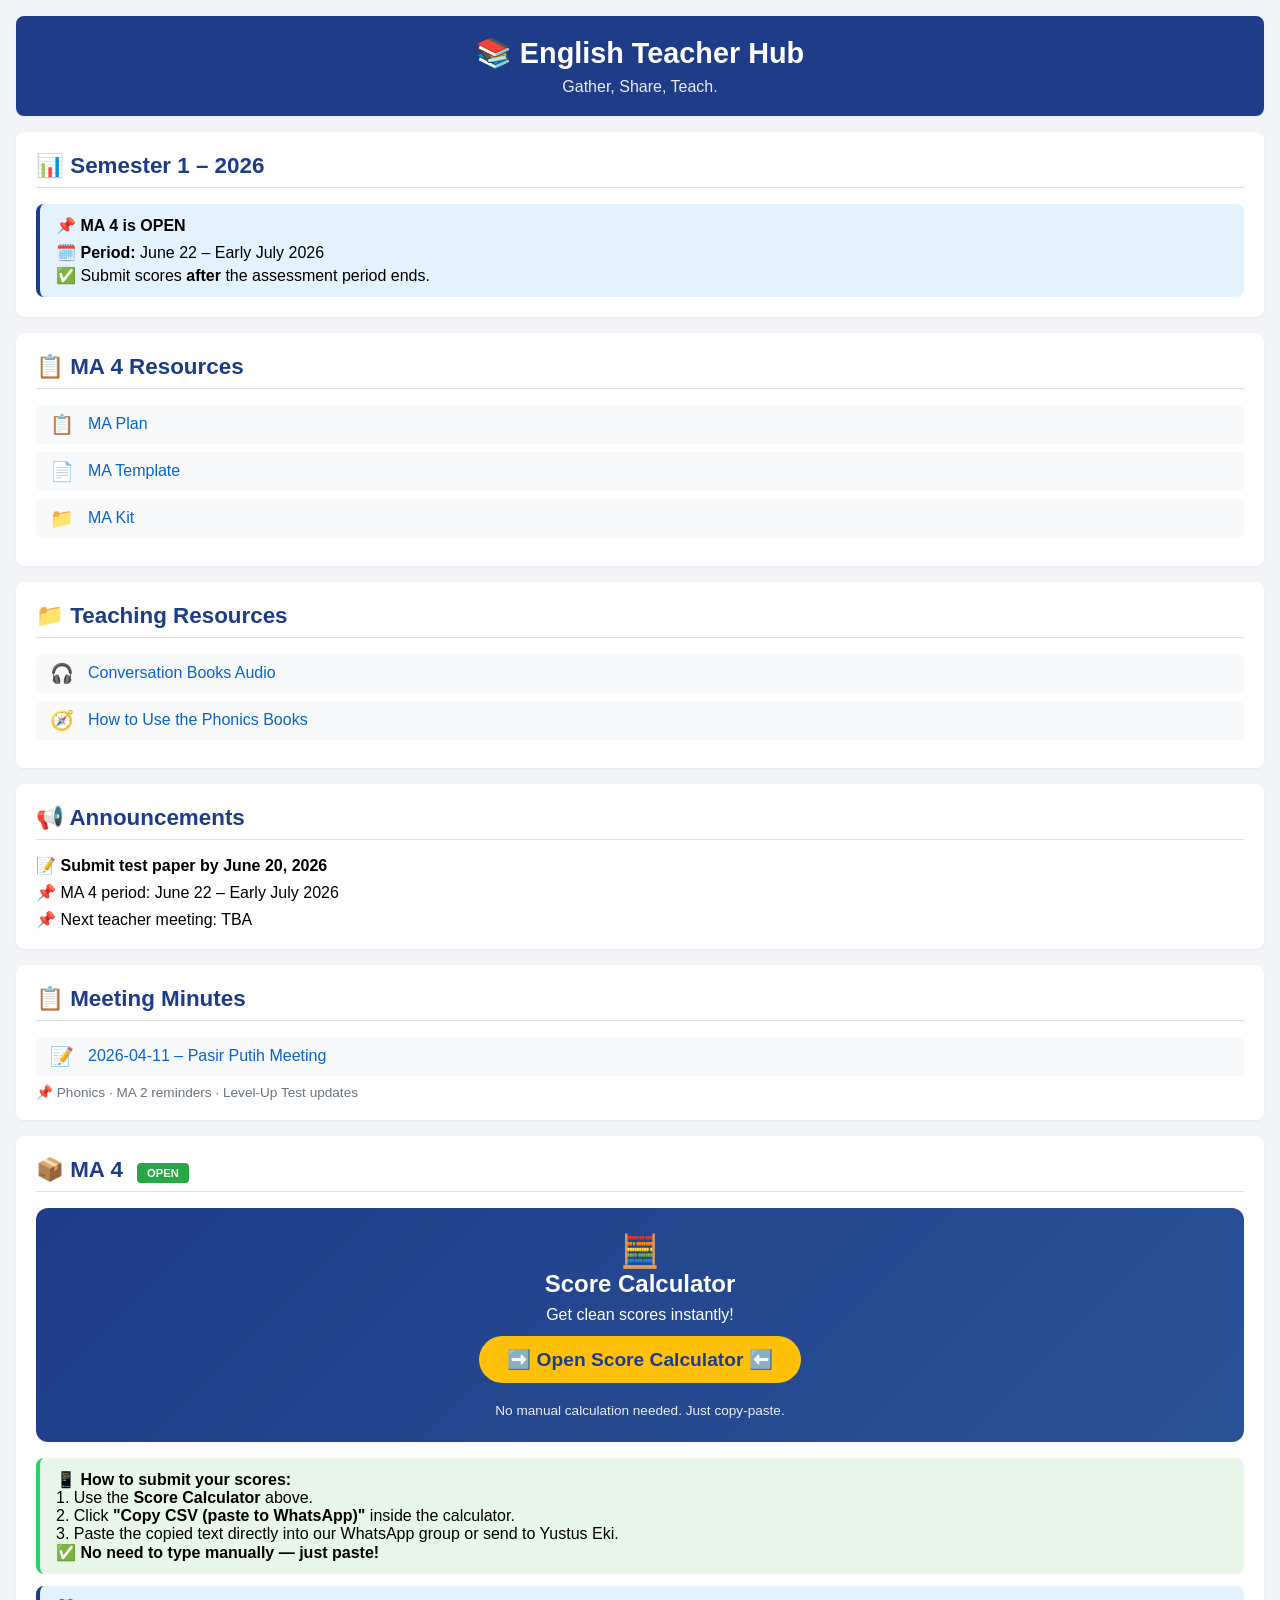
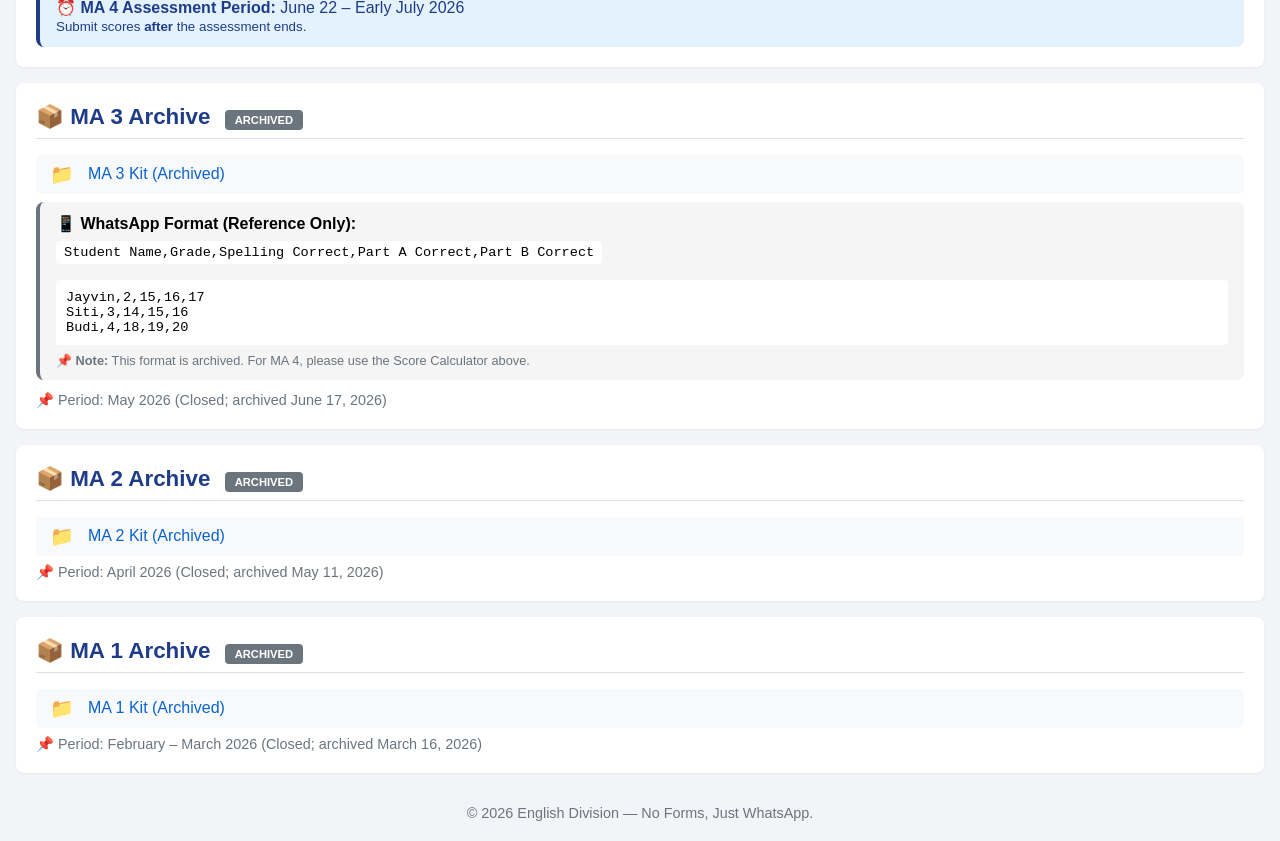
<file: index.html>
<!DOCTYPE html>
<html lang="en">
<head>
    <meta charset="UTF-8" />
    <meta name="viewport" content="width=device-width, initial-scale=1.0" />
    <title>English Teacher Hub</title>
    <style>
        * {
            margin: 0;
            padding: 0;
            box-sizing: border-box;
        }
        :root {
            --primary: #1f3c88;
            --text: #2c3e50;
            --light-bg: #f8f9fa;
            --border: #e0e0e0;
            --success: #28a745;
            --muted: #6c757d;
            --warning: #ffc107;
            --warning-bg: #fff3cd;
        }
        body {
            font-family: Arial, sans-serif;
            background: #f2f4f7;
            padding: 16px;
        }
        .card {
            background: white;
            border-radius: 8px;
            padding: 20px;
            margin-bottom: 16px;
            box-shadow: 0 1px 3px rgba(0, 0, 0, 0.05);
        }
        h1 {
            color: white;
            border: none;
            margin-bottom: 8px;
            font-size: 1.8rem;
        }
        h2 {
            color: var(--primary);
            margin-bottom: 16px;
            font-size: 1.4rem;
            border-bottom: 1px solid var(--border);
            padding-bottom: 8px;
        }
        h3 {
            color: var(--text);
            margin: 16px 0 12px;
            font-size: 1.2rem;
        }
        .badge {
            display: inline-block;
            padding: 4px 10px;
            border-radius: 4px;
            font-size: 0.7rem;
            font-weight: bold;
            margin-left: 8px;
        }
        .badge.open {
            background: #28a745;
            color: white;
        }
        .badge.archived {
            background: #6c757d;
            color: white;
        }
        .material-item {
            display: flex;
            align-items: center;
            gap: 12px;
            padding: 8px 12px;
            background: var(--light-bg);
            border-radius: 6px;
            margin: 8px 0;
        }
        .material-item span {
            font-size: 1.2rem;
            min-width: 28px;
            text-align: center;
        }
        .material-item a {
            text-decoration: none;
            color: #0b63ce;
            font-size: 1rem;
            line-height: 1.4;
            word-break: break-word;
            flex: 1;
        }
        .material-item a:hover {
            text-decoration: underline;
        }
        .info-box {
            padding: 12px 16px;
            border-radius: 8px;
            margin-top: 8px;
        }
        .info-box.blue {
            background: #e3f2fd;
            border-left: 4px solid #1f3c88;
        }
        .info-box.green {
            background: #e8f5e9;
            border-left: 4px solid #25d366;
        }
        .info-box.yellow {
            background: #fef9e6;
            border-left: 4px solid #ffc107;
        }
        .info-box.gray {
            background: #f5f5f5;
            border-left: 4px solid #6c757d;
        }
        .calculator-promo {
            background: linear-gradient(135deg, #1f3c88 0%, #2a5298 100%);
            color: white;
            border-radius: 12px;
            padding: 24px 20px;
            margin: 16px 0;
            text-align: center;
        }
        .calculator-promo h3 {
            color: white;
            margin: 0 0 8px 0;
            font-size: 1.5rem;
        }
        .calculator-promo a {
            display: inline-block;
            background: #ffc107;
            color: #1f3c88;
            font-weight: bold;
            text-decoration: none;
            font-size: 1.2rem;
            padding: 12px 28px;
            border-radius: 40px;
            margin: 12px 0;
            transition: 0.2s;
        }
        .calculator-promo a:hover {
            background: #ffda6a;
            transform: scale(1.02);
        }
        .calculator-promo small {
            display: block;
            margin-top: 8px;
            opacity: 0.9;
            font-size: 0.85rem;
        }
        code {
            background: white;
            padding: 4px 8px;
            display: inline-block;
            margin-bottom: 8px;
            font-size: 0.85rem;
            border-radius: 4px;
        }
        .mono-box {
            background: white;
            padding: 10px;
            border-radius: 4px;
            font-family: monospace;
            font-size: 0.85rem;
            margin: 8px 0;
        }
        .footer {
            text-align: center;
            color: var(--muted);
            font-size: 0.9rem;
            margin-top: 32px;
        }
        @media (max-width: 600px) {
            body {
                padding: 10px;
            }
            .card {
                padding: 16px;
            }
            h2 {
                font-size: 1.3rem;
            }
            .calculator-promo {
                padding: 16px;
            }
            .calculator-promo a {
                font-size: 1rem;
                padding: 10px 20px;
            }
        }
    </style>
</head>
<body>

    <!-- HEADER -->
    <div class="card" style="background: #1f3c88; color: white; text-align: center;">
        <h1>📚 English Teacher Hub</h1>
        <p style="opacity: 0.9;">Gather, Share, Teach.</p>
    </div>

    <!-- SEMESTER & MA 4 OPEN -->
    <div class="card">
        <h2>📊 Semester 1 – 2026</h2>
        <div class="info-box blue">
            <p style="font-weight: bold; margin-bottom: 8px;">📌 MA 4 is OPEN</p>
            <p style="margin-bottom: 4px;">🗓️ <strong>Period:</strong> June 22 – Early July 2026</p>
            <p>✅ Submit scores <strong>after</strong> the assessment period ends.</p>
        </div>
    </div>

    <!-- MA PLAN & TEMPLATE -->
    <div class="card">
        <h2>📋 MA 4 Resources</h2>
        <div class="material-item">
            <span>📋</span>
            <a href="https://juztuzeqi.github.io/KP2A-English-Teacher-Hub/ma_plan.html" target="_blank">MA Plan</a>
        </div>
        <div class="material-item">
            <span>📄</span>
            <a href="https://docs.google.com/document/d/1jEXuyrB5XA-Bobo3E1adBT5UdtOaXY2l/edit#heading=h.sxe9j36pxzj5" target="_blank">MA Template</a>
        </div>
        <div class="material-item">
            <span>📁</span>
            <a href="https://drive.google.com/drive/folders/1-jrgUI_kyDKgXz5dbzDzCCC2w5NePHTM" target="_blank">MA Kit</a>
        </div>
    </div>

    <!-- TEACHING RESOURCES -->
    <div class="card">
        <h2>📁 Teaching Resources</h2>
        <div class="material-item">
            <span>🎧</span>
            <a href="https://drive.google.com/drive/folders/1lCV6Ffe_6IgdrqqUefOIeUJZZvPUfCAo" target="_blank">Conversation Books Audio</a>
        </div>
        <div class="material-item">
            <span>🧭</span>
            <a href="https://juztuzeqi.github.io/KP2A-English-Teacher-Hub/phonicsbooksguide.html" target="_blank">How to Use the Phonics Books</a>
        </div>
    </div>

    <!-- ANNOUNCEMENTS -->
    <div class="card">
        <h2>📢 Announcements</h2>
        <p style="margin-bottom: 8px;">📝 <strong>Submit test paper by June 20, 2026</strong></p>
        <p style="margin-bottom: 8px;">📌 MA 4 period: June 22 – Early July 2026</p>
        <p style="margin-bottom: 0;">📌 Next teacher meeting: TBA</p>
    </div>

    <!-- MEETING MINUTES -->
    <div class="card">
        <h2>📋 Meeting Minutes</h2>
        <div class="material-item">
            <span>📝</span>
            <a href="https://juztuzeqi.github.io/KP2A-English-Teacher-Hub/meetings/minute_260411.html" target="_blank">2026-04-11 – Pasir Putih Meeting</a>
        </div>
        <p style="color: var(--muted); font-size: 0.85rem; margin-top: 8px;">
            📌 Phonics · MA 2 reminders · Level-Up Test updates
        </p>
    </div>

    <!-- SCORE CALCULATOR PROMO -->
    <div class="card">
        <h2>📦 MA 4 <span class="badge open">OPEN</span></h2>

        <div class="calculator-promo">
            <span style="font-size: 2rem;">🧮</span>
            <h3>Score Calculator</h3>
            <p>Get clean scores instantly!</p>
            <a href="score-calculator.html" target="_blank">➡️ Open Score Calculator ⬅️</a>
            <small>No manual calculation needed. Just copy-paste.</small>
        </div>

        <div class="info-box green">
            <strong>📱 How to submit your scores:</strong><br />
            1. Use the <strong>Score Calculator</strong> above.<br />
            2. Click <strong>"Copy CSV (paste to WhatsApp)"</strong> inside the calculator.<br />
            3. Paste the copied text directly into our WhatsApp group or send to Yustus Eki.<br />
            ✅ <strong>No need to type manually — just paste!</strong>
        </div>

        <div class="info-box blue" style="margin-top: 12px;">
            <p style="color: #1f3c88;">
                ⏰ <strong>MA 4 Assessment Period:</strong> June 22 – Early July 2026<br />
                <small>Submit scores <strong>after</strong> the assessment ends.</small>
            </p>
        </div>
    </div>

    <!-- MA 3 ARCHIVE -->
    <div class="card">
        <h2>📦 MA 3 Archive <span class="badge archived">ARCHIVED</span></h2>

        <div class="material-item">
            <span>📁</span>
            <a href="https://drive.google.com/drive/folders/1GMwTJgpCfWRUw7lkqwlnQcq1MHXGKy3X" target="_blank">MA 3 Kit (Archived)</a>
        </div>

        <div class="info-box gray">
            <p style="font-weight: bold; margin-bottom: 8px;">📱 WhatsApp Format (Reference Only):</p>
            <code>Student Name,Grade,Spelling Correct,Part A Correct,Part B Correct</code>
            <div class="mono-box">
                Jayvin,2,15,16,17<br />
                Siti,3,14,15,16<br />
                Budi,4,18,19,20
            </div>
            <p style="font-size: 0.8rem; color: #6c757d; margin-top: 4px;">
                📌 <strong>Note:</strong> This format is archived. For MA 4, please use the Score Calculator above.
            </p>
        </div>

        <p style="color: var(--muted); font-size: 0.9rem; margin-top: 12px;">
            📌 Period: May 2026 (Closed; archived June 17, 2026)
        </p>
    </div>

    <!-- MA 2 ARCHIVE -->
    <div class="card">
        <h2>📦 MA 2 Archive <span class="badge archived">ARCHIVED</span></h2>

        <div class="material-item">
            <span>📁</span>
            <a href="https://drive.google.com/drive/folders/1QwVQZbbQF1cjLEMYLAWF-jJh4QkY83Xx?usp=drive_link" target="_blank">MA 2 Kit (Archived)</a>
        </div>

        <p style="color: var(--muted); font-size: 0.9rem; margin-top: 8px;">
            📌 Period: April 2026 (Closed; archived May 11, 2026)
        </p>
    </div>

    <!-- MA 1 ARCHIVE -->
    <div class="card">
        <h2>📦 MA 1 Archive <span class="badge archived">ARCHIVED</span></h2>

        <div class="material-item">
            <span>📁</span>
            <a href="https://drive.google.com/drive/u/0/folders/16_Hkf5cLOp4wLqrvIerYV0NJLx_albtA" target="_blank">MA 1 Kit (Archived)</a>
        </div>

        <p style="color: var(--muted); font-size: 0.9rem; margin-top: 8px;">
            📌 Period: February – March 2026 (Closed; archived March 16, 2026)
        </p>
    </div>

    <!-- FOOTER -->
    <div class="footer">
        © 2026 English Division — No Forms, Just WhatsApp.
    </div>

</body>
</html>
</file>
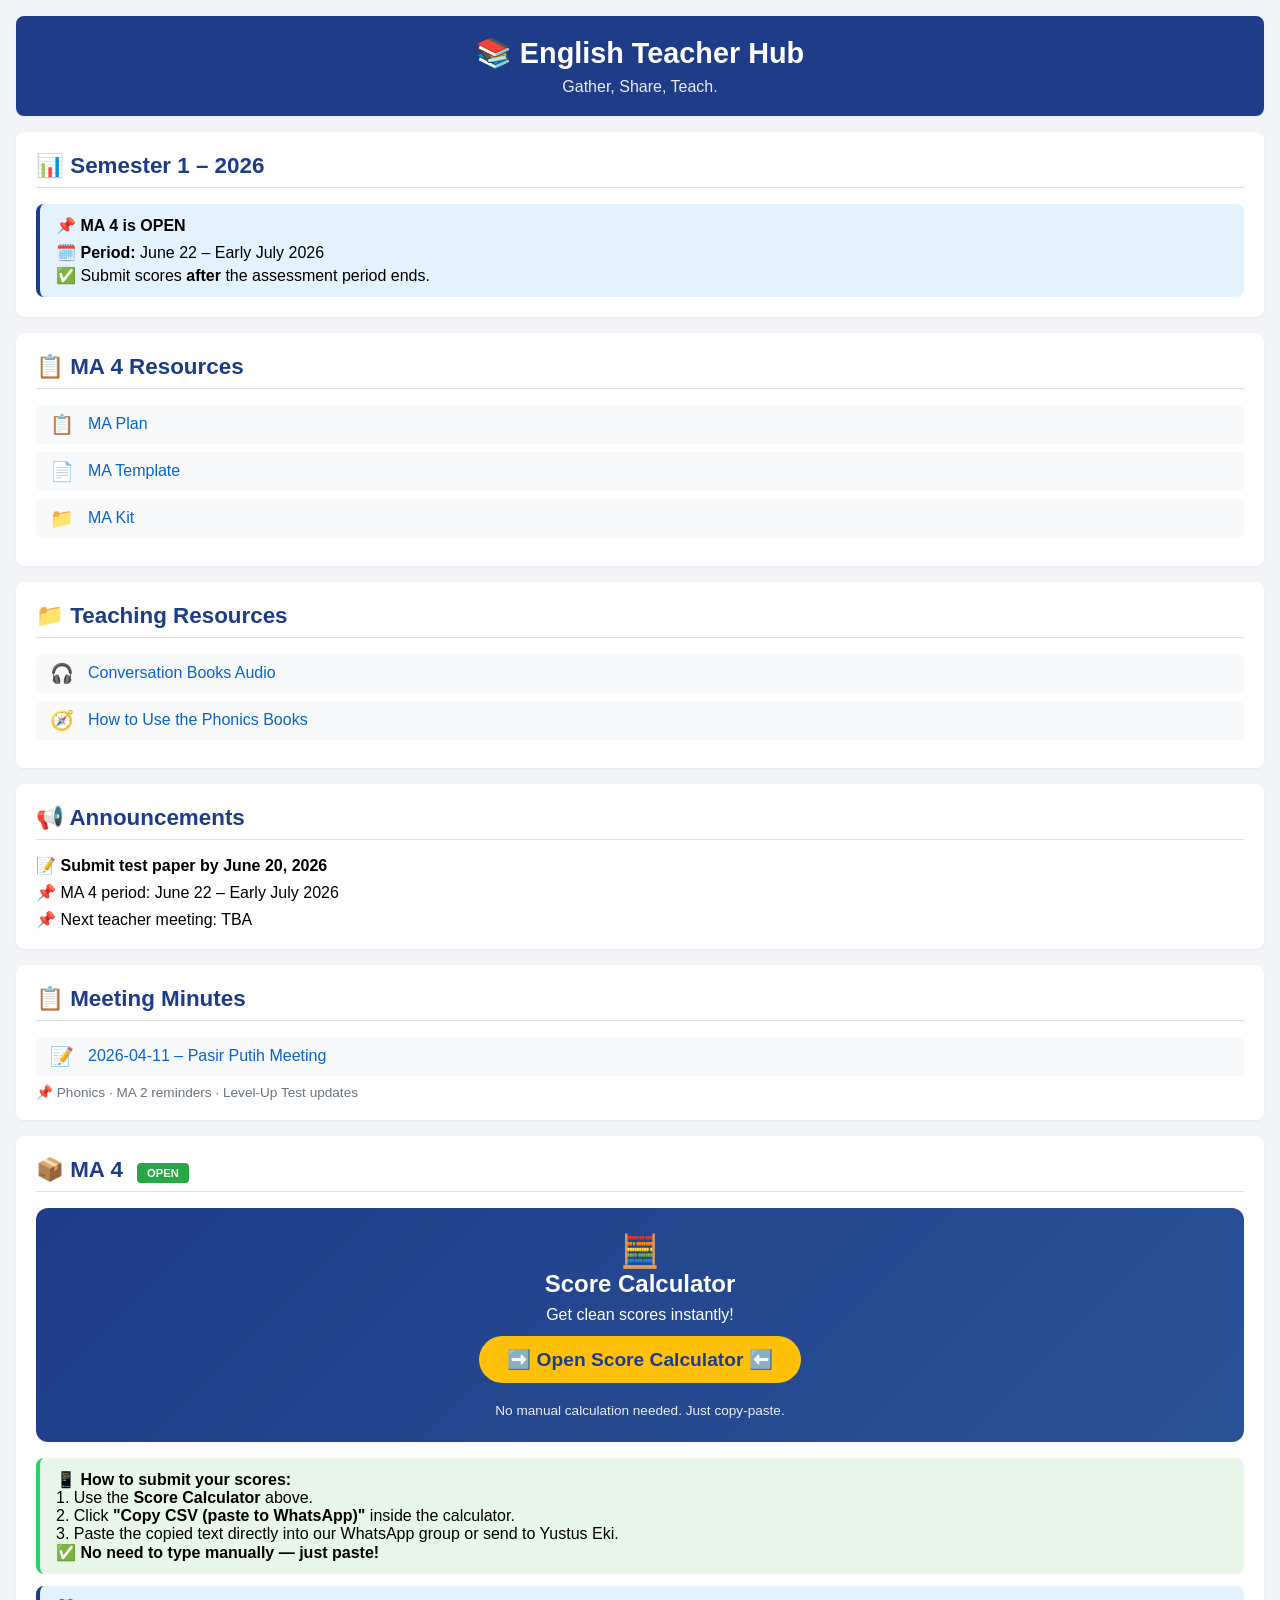
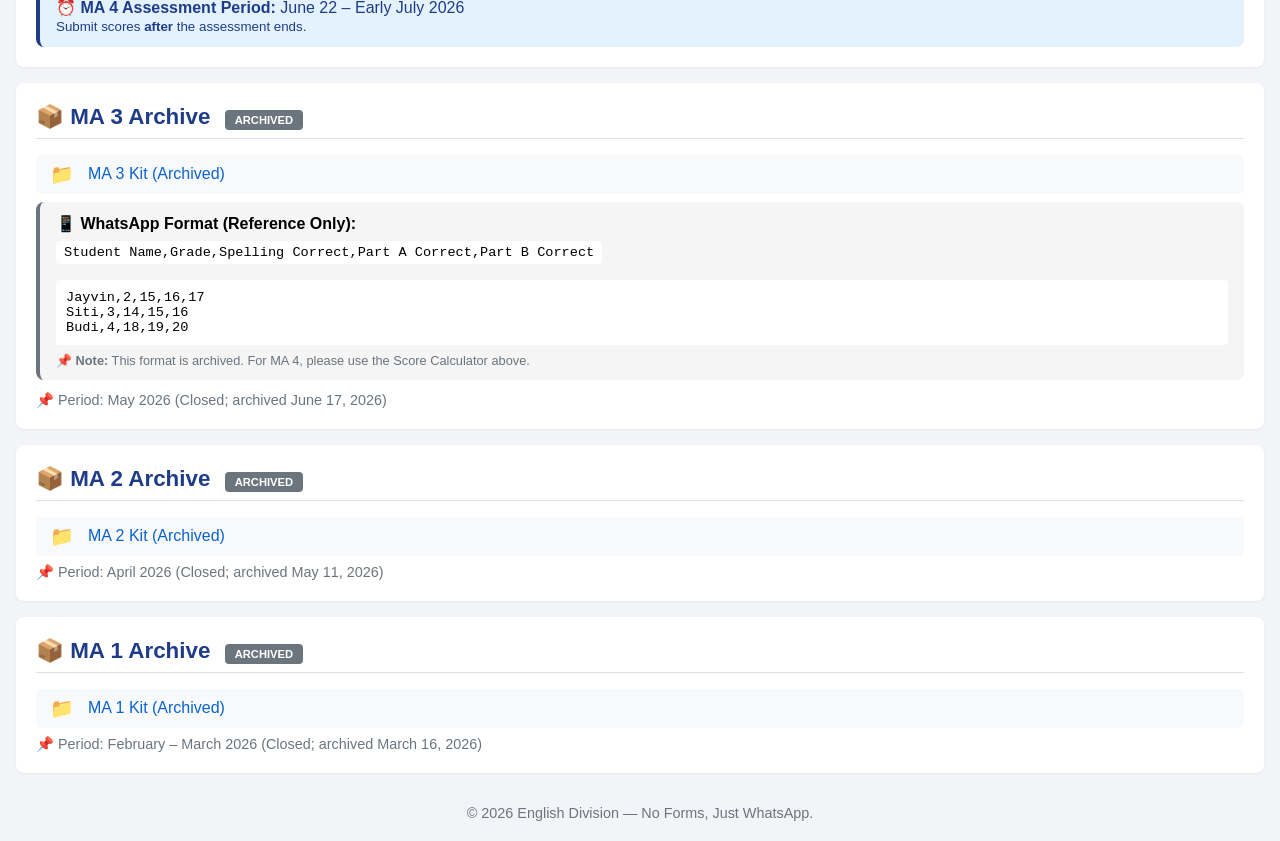
<file: go.html>
<!DOCTYPE html>
<html lang="en">
<head>
    <meta charset="UTF-8">
    <meta name="viewport" content="width=device-width, initial-scale=1.0">
    <title>Redirecting to Teacher Hub...</title>
    <meta http-equiv="refresh" content="0; url='https://juztuzeqi.github.io/KP2A-English-Teacher-Hub/'" />
    <style>
        body {
            font-family: Arial, sans-serif;
            text-align: center;
            padding: 20px;
            background: #f2f4f7;
        }
    </style>
</head>
<body>
    <p>⏰ Redirecting to English Teacher Hub...</p>
    <p><small>If not automatic, <a href="https://juztuzeqi.github.io/KP2A-English-Teacher-Hub/">click here</a>.</small></p>
</body>
</html>
</file>
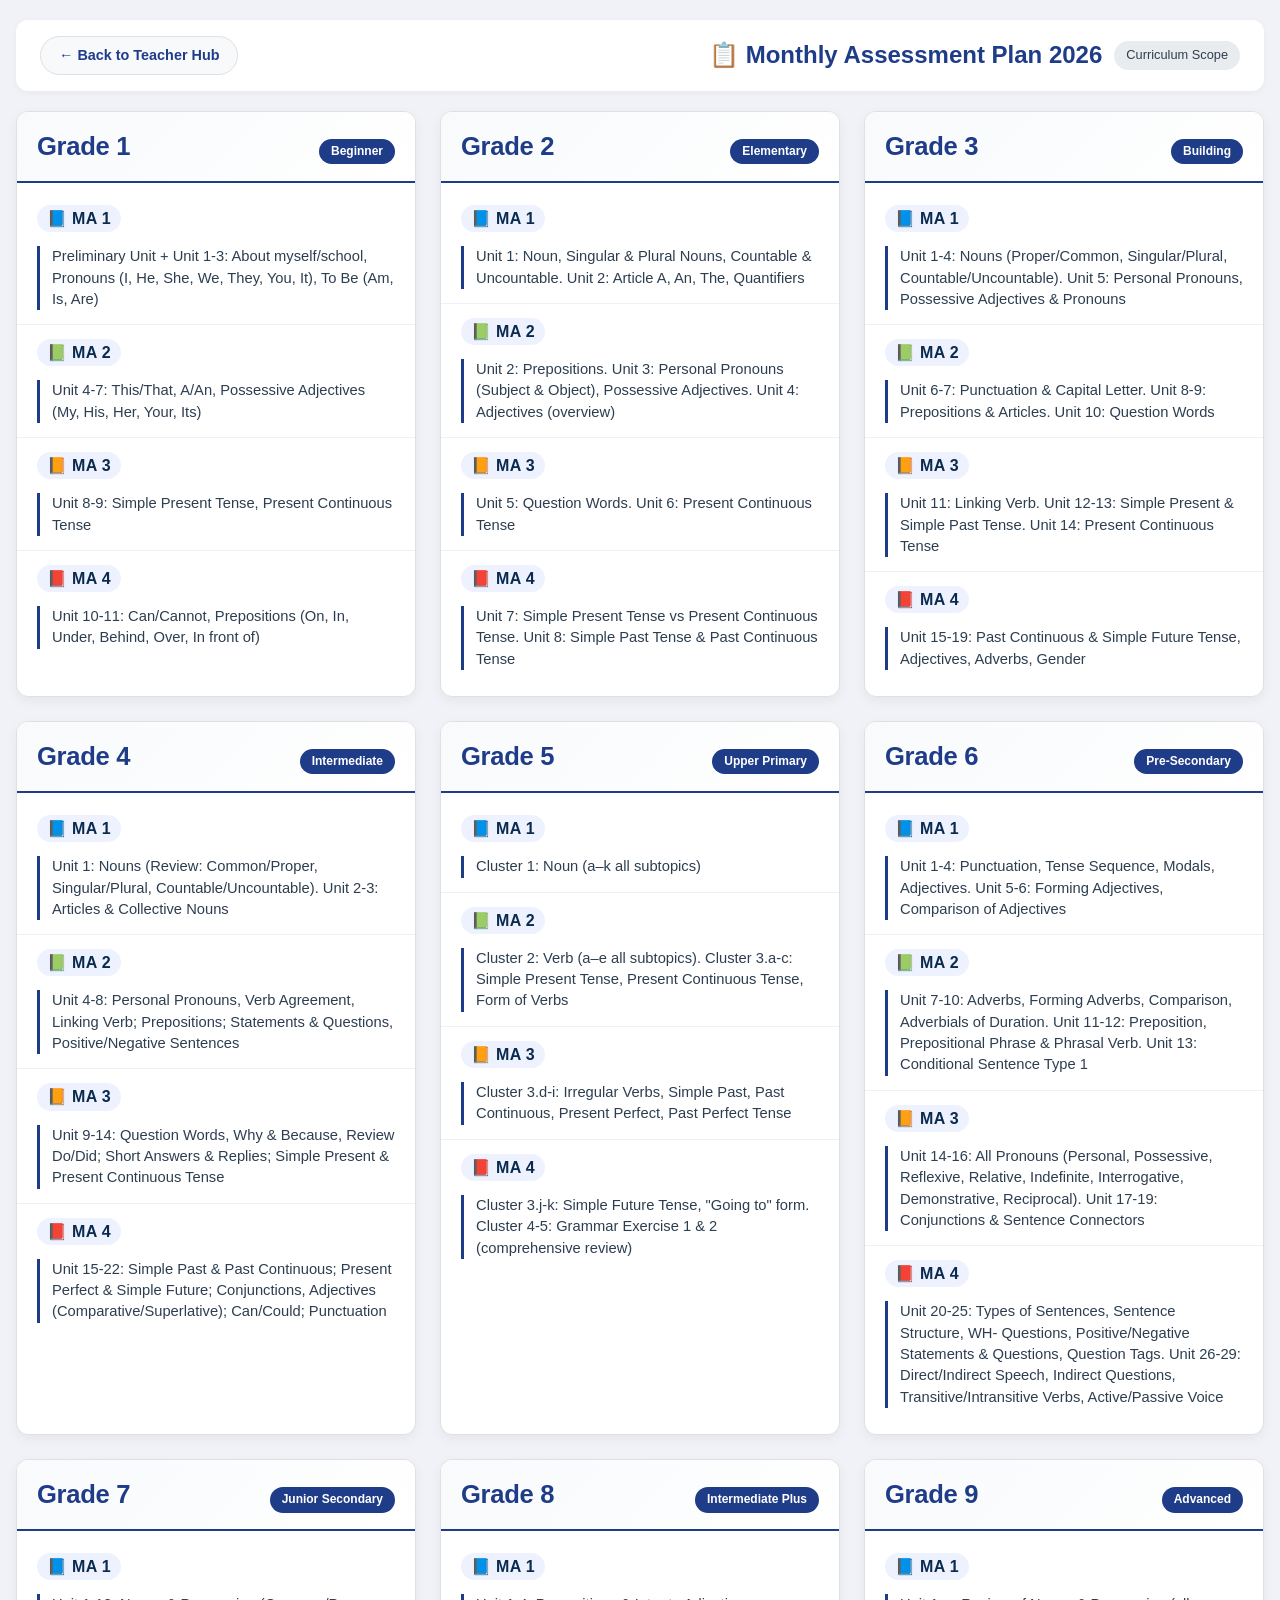
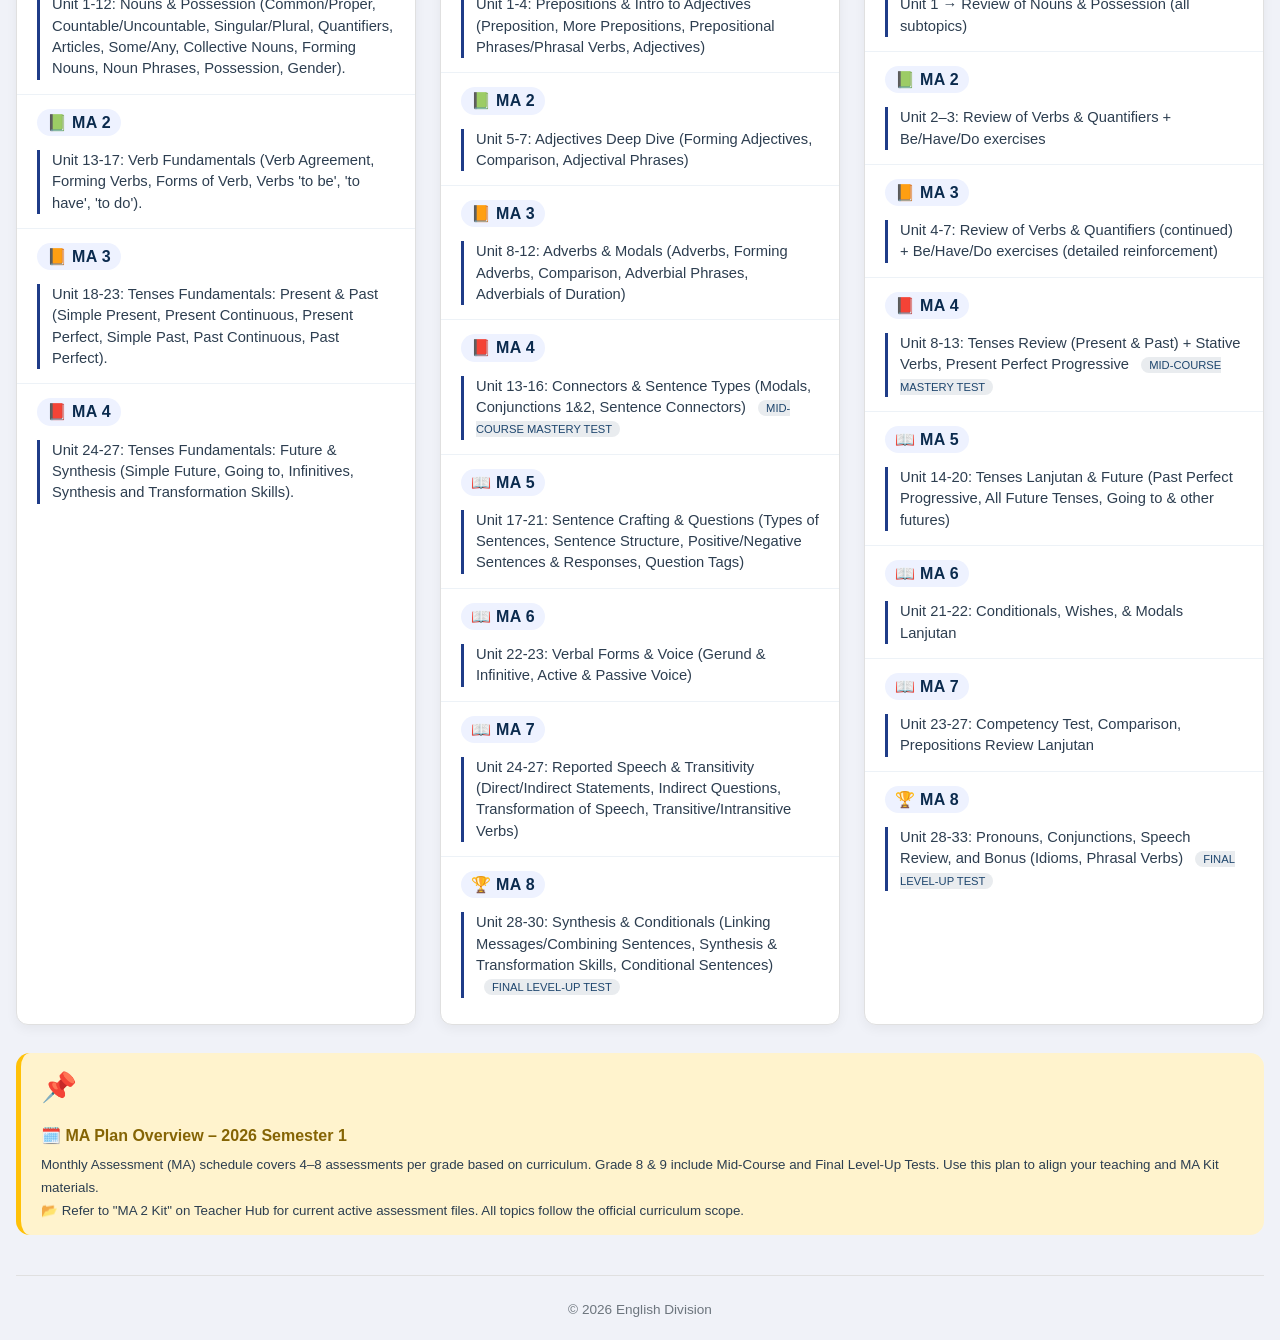
<file: ma_plan.html>
<!DOCTYPE html>
<html lang="en">
<head>
    <meta charset="UTF-8">
    <meta name="viewport" content="width=device-width, initial-scale=1.0, viewport-fit=cover">
    <title>MA Plan 2026 - English Teacher Hub</title>
    <style>
        * {
            margin: 0;
            padding: 0;
            box-sizing: border-box;
        }
        :root {
            --primary: #1f3c88;
            --primary-dark: #0f2a5e;
            --text: #2c3e50;
            --light-bg: #f8f9fa;
            --border: #e0e0e0;
            --success: #28a745;
            --muted: #6c757d;
            --warning: #ffc107;
            --warning-bg: #fff3cd;
            --grade-badge: #3498db;
            --card-radius: 12px;
        }
        body {
            font-family: 'Segoe UI', Roboto, Arial, sans-serif;
            background: #f0f2f8;
            padding: 20px 16px;
            color: var(--text);
            line-height: 1.45;
        }
        .container {
            max-width: 1280px;
            margin: 0 auto;
        }
        /* header + navigation */
        .nav-card {
            background: white;
            border-radius: var(--card-radius);
            padding: 16px 24px;
            margin-bottom: 20px;
            box-shadow: 0 2px 6px rgba(0,0,0,0.04);
            display: flex;
            flex-wrap: wrap;
            align-items: center;
            justify-content: space-between;
            gap: 12px;
        }
        .back-link {
            background: var(--light-bg);
            padding: 8px 18px;
            border-radius: 40px;
            text-decoration: none;
            color: var(--primary);
            font-weight: 600;
            font-size: 0.9rem;
            transition: all 0.2s;
            display: inline-flex;
            align-items: center;
            gap: 6px;
            border: 1px solid var(--border);
        }
        .back-link:hover {
            background: var(--primary);
            color: white;
            border-color: var(--primary);
        }
        .title-badge {
            font-size: 1.5rem;
            font-weight: 700;
            color: var(--primary);
            display: flex;
            align-items: center;
            gap: 12px;
            flex-wrap: wrap;
        }
        .title-badge h1 {
            font-size: 1.5rem;
            margin: 0;
            color: var(--primary);
        }
        .plan-badge {
            background: #e9ecef;
            padding: 5px 12px;
            border-radius: 30px;
            font-size: 0.8rem;
            font-weight: 500;
            color: #2c3e50;
        }
        /* grade grid layout */
        .grades-grid {
            display: grid;
            grid-template-columns: repeat(auto-fill, minmax(360px, 1fr));
            gap: 24px;
        }
        .grade-card {
            background: white;
            border-radius: var(--card-radius);
            box-shadow: 0 4px 12px rgba(0,0,0,0.05);
            overflow: hidden;
            transition: transform 0.1s ease;
            border: 1px solid var(--border);
        }
        .grade-header {
            background: linear-gradient(135deg, #f8fafc 0%, #ffffff 100%);
            padding: 16px 20px;
            border-bottom: 2px solid var(--primary);
            display: flex;
            align-items: baseline;
            justify-content: space-between;
            flex-wrap: wrap;
        }
        .grade-header h2 {
            font-size: 1.6rem;
            font-weight: 700;
            color: var(--primary);
            margin: 0;
            letter-spacing: -0.3px;
        }
        .grade-level {
            background: var(--primary);
            color: white;
            padding: 4px 12px;
            border-radius: 40px;
            font-size: 0.75rem;
            font-weight: 600;
        }
        .ma-list {
            padding: 8px 0 12px;
        }
        .ma-item {
            padding: 14px 20px;
            border-bottom: 1px solid #edf2f7;
            transition: background 0.1s;
        }
        .ma-item:last-child {
            border-bottom: none;
        }
        .ma-term {
            font-weight: 700;
            font-size: 1rem;
            color: #0b2b4e;
            display: inline-block;
            background: #eef2ff;
            padding: 2px 10px;
            border-radius: 20px;
            margin-bottom: 8px;
            letter-spacing: 0.3px;
        }
        .ma-term span {
            font-weight: 600;
        }
        .ma-desc {
            font-size: 0.92rem;
            line-height: 1.45;
            color: #2d3e50;
            margin-top: 6px;
            padding-left: 6px;
            border-left: 3px solid var(--primary);
            padding-left: 12px;
        }
        .topic-list {
            margin-top: 8px;
            padding-left: 18px;
            list-style-type: disc;
            color: #4a627a;
            font-size: 0.85rem;
        }
        .topic-list li {
            margin: 4px 0;
        }
        .empty-note {
            color: var(--muted);
            font-style: italic;
            font-size: 0.85rem;
            padding: 8px 20px 12px;
        }
        .info-banner {
            background: var(--warning-bg);
            border-left: 5px solid var(--warning);
            padding: 14px 20px;
            margin-top: 28px;
            border-radius: 14px;
            display: flex;
            gap: 16px;
            align-items: center;
            flex-wrap: wrap;
        }
        .info-banner-icon {
            font-size: 1.8rem;
        }
        .info-banner-text p {
            margin-bottom: 4px;
            font-weight: 600;
            color: #856404;
        }
        .footer-note {
            text-align: center;
            margin-top: 40px;
            color: var(--muted);
            font-size: 0.85rem;
            border-top: 1px solid var(--border);
            padding-top: 24px;
        }
        @media (max-width: 760px) {
            .grades-grid {
                grid-template-columns: 1fr;
            }
            .grade-header h2 {
                font-size: 1.4rem;
            }
            .nav-card {
                flex-direction: column;
                align-items: flex-start;
            }
            .ma-desc {
                font-size: 0.88rem;
            }
        }
        hr {
            margin: 8px 0;
            border-color: var(--border);
        }
        .badge-plan {
            background: #e9ecef;
            color: #1e466e;
            font-size: 0.7rem;
            padding: 2px 8px;
            border-radius: 30px;
            margin-left: 8px;
            font-weight: normal;
        }
        .tooltip-note {
            font-size: 0.75rem;
            color: var(--muted);
            margin-top: 6px;
        }
    </style>
</head>
<body>
<div class="container">
    <!-- navigation & header like main hub -->
    <div class="nav-card">
        <a href="#" class="back-link" onclick="history.back(); return false;">← Back to Teacher Hub</a>
        <div class="title-badge">
            <h1>📋 Monthly Assessment Plan 2026</h1>
            <span class="plan-badge">Curriculum Scope</span>
        </div>
        </div>
    </div>

    <!-- grid for all grades content based on PDF -->
    <div class="grades-grid">
        
        <!-- GRADE 1 -->
        <div class="grade-card">
            <div class="grade-header">
                <h2>Grade 1</h2>
                <span class="grade-level">Beginner</span>
            </div>
            <div class="ma-list">
                <div class="ma-item"><div class="ma-term">📘 MA 1</div><div class="ma-desc">Preliminary Unit + Unit 1-3: About myself/school, Pronouns (I, He, She, We, They, You, It), To Be (Am, Is, Are)</div></div>
                <div class="ma-item"><div class="ma-term">📗 MA 2</div><div class="ma-desc">Unit 4-7: This/That, A/An, Possessive Adjectives (My, His, Her, Your, Its)</div></div>
                <div class="ma-item"><div class="ma-term">📙 MA 3</div><div class="ma-desc">Unit 8-9: Simple Present Tense, Present Continuous Tense</div></div>
                <div class="ma-item"><div class="ma-term">📕 MA 4</div><div class="ma-desc">Unit 10-11: Can/Cannot, Prepositions (On, In, Under, Behind, Over, In front of)</div></div>
            </div>
        </div>
        
        <!-- GRADE 2 -->
        <div class="grade-card">
            <div class="grade-header">
                <h2>Grade 2</h2>
                <span class="grade-level">Elementary</span>
            </div>
            <div class="ma-list">
                <div class="ma-item"><div class="ma-term">📘 MA 1</div><div class="ma-desc">Unit 1: Noun, Singular & Plural Nouns, Countable & Uncountable. Unit 2: Article A, An, The, Quantifiers</div></div>
                <div class="ma-item"><div class="ma-term">📗 MA 2</div><div class="ma-desc">Unit 2: Prepositions. Unit 3: Personal Pronouns (Subject & Object), Possessive Adjectives. Unit 4: Adjectives (overview)</div></div>
                <div class="ma-item"><div class="ma-term">📙 MA 3</div><div class="ma-desc">Unit 5: Question Words. Unit 6: Present Continuous Tense</div></div>
                <div class="ma-item"><div class="ma-term">📕 MA 4</div><div class="ma-desc">Unit 7: Simple Present Tense vs Present Continuous Tense. Unit 8: Simple Past Tense & Past Continuous Tense</div></div>
            </div>
        </div>
        
        <!-- GRADE 3 (from pdf page 2) -->
        <div class="grade-card">
            <div class="grade-header">
                <h2>Grade 3</h2>
                <span class="grade-level">Building</span>
            </div>
            <div class="ma-list">
                <div class="ma-item"><div class="ma-term">📘 MA 1</div><div class="ma-desc">Unit 1-4: Nouns (Proper/Common, Singular/Plural, Countable/Uncountable). Unit 5: Personal Pronouns, Possessive Adjectives & Pronouns</div></div>
                <div class="ma-item"><div class="ma-term">📗 MA 2</div><div class="ma-desc">Unit 6-7: Punctuation & Capital Letter. Unit 8-9: Prepositions & Articles. Unit 10: Question Words</div></div>
                <div class="ma-item"><div class="ma-term">📙 MA 3</div><div class="ma-desc">Unit 11: Linking Verb. Unit 12-13: Simple Present & Simple Past Tense. Unit 14: Present Continuous Tense</div></div>
                <div class="ma-item"><div class="ma-term">📕 MA 4</div><div class="ma-desc">Unit 15-19: Past Continuous & Simple Future Tense, Adjectives, Adverbs, Gender</div></div>
            </div>
        </div>
        
        <!-- GRADE 4 -->
        <div class="grade-card">
            <div class="grade-header">
                <h2>Grade 4</h2>
                <span class="grade-level">Intermediate</span>
            </div>
            <div class="ma-list">
                <div class="ma-item"><div class="ma-term">📘 MA 1</div><div class="ma-desc">Unit 1: Nouns (Review: Common/Proper, Singular/Plural, Countable/Uncountable). Unit 2-3: Articles & Collective Nouns</div></div>
                <div class="ma-item"><div class="ma-term">📗 MA 2</div><div class="ma-desc">Unit 4-8: Personal Pronouns, Verb Agreement, Linking Verb; Prepositions; Statements & Questions, Positive/Negative Sentences</div></div>
                <div class="ma-item"><div class="ma-term">📙 MA 3</div><div class="ma-desc">Unit 9-14: Question Words, Why & Because, Review Do/Did; Short Answers & Replies; Simple Present & Present Continuous Tense</div></div>
                <div class="ma-item"><div class="ma-term">📕 MA 4</div><div class="ma-desc">Unit 15-22: Simple Past & Past Continuous; Present Perfect & Simple Future; Conjunctions, Adjectives (Comparative/Superlative); Can/Could; Punctuation</div></div>
            </div>
        </div>
        
        <!-- GRADE 5 -->
        <div class="grade-card">
            <div class="grade-header">
                <h2>Grade 5</h2>
                <span class="grade-level">Upper Primary</span>
            </div>
            <div class="ma-list">
                <div class="ma-item"><div class="ma-term">📘 MA 1</div><div class="ma-desc">Cluster 1: Noun (a–k all subtopics)</div></div>
                <div class="ma-item"><div class="ma-term">📗 MA 2</div><div class="ma-desc">Cluster 2: Verb (a–e all subtopics). Cluster 3.a-c: Simple Present Tense, Present Continuous Tense, Form of Verbs</div></div>
                <div class="ma-item"><div class="ma-term">📙 MA 3</div><div class="ma-desc">Cluster 3.d-i: Irregular Verbs, Simple Past, Past Continuous, Present Perfect, Past Perfect Tense</div></div>
                <div class="ma-item"><div class="ma-term">📕 MA 4</div><div class="ma-desc">Cluster 3.j-k: Simple Future Tense, "Going to" form. Cluster 4-5: Grammar Exercise 1 & 2 (comprehensive review)</div></div>
            </div>
        </div>
        
        <!-- GRADE 6 -->
        <div class="grade-card">
            <div class="grade-header">
                <h2>Grade 6</h2>
                <span class="grade-level">Pre-Secondary</span>
            </div>
            <div class="ma-list">
                <div class="ma-item"><div class="ma-term">📘 MA 1</div><div class="ma-desc">Unit 1-4: Punctuation, Tense Sequence, Modals, Adjectives. Unit 5-6: Forming Adjectives, Comparison of Adjectives</div></div>
                <div class="ma-item"><div class="ma-term">📗 MA 2</div><div class="ma-desc">Unit 7-10: Adverbs, Forming Adverbs, Comparison, Adverbials of Duration. Unit 11-12: Preposition, Prepositional Phrase & Phrasal Verb. Unit 13: Conditional Sentence Type 1</div></div>
                <div class="ma-item"><div class="ma-term">📙 MA 3</div><div class="ma-desc">Unit 14-16: All Pronouns (Personal, Possessive, Reflexive, Relative, Indefinite, Interrogative, Demonstrative, Reciprocal). Unit 17-19: Conjunctions & Sentence Connectors</div></div>
                <div class="ma-item"><div class="ma-term">📕 MA 4</div><div class="ma-desc">Unit 20-25: Types of Sentences, Sentence Structure, WH- Questions, Positive/Negative Statements & Questions, Question Tags. Unit 26-29: Direct/Indirect Speech, Indirect Questions, Transitive/Intransitive Verbs, Active/Passive Voice</div></div>
            </div>
        </div>
        
        <!-- GRADE 7 -->
        <div class="grade-card">
            <div class="grade-header">
                <h2>Grade 7</h2>
                <span class="grade-level">Junior Secondary</span>
            </div>
            <div class="ma-list">
                <div class="ma-item"><div class="ma-term">📘 MA 1</div><div class="ma-desc">Unit 1-12: Nouns & Possession (Common/Proper, Countable/Uncountable, Singular/Plural, Quantifiers, Articles, Some/Any, Collective Nouns, Forming Nouns, Noun Phrases, Possession, Gender).</div></div>
                <div class="ma-item"><div class="ma-term">📗 MA 2</div><div class="ma-desc">Unit 13-17: Verb Fundamentals (Verb Agreement, Forming Verbs, Forms of Verb, Verbs 'to be', 'to have', 'to do').</div></div>
                <div class="ma-item"><div class="ma-term">📙 MA 3</div><div class="ma-desc">Unit 18-23: Tenses Fundamentals: Present & Past (Simple Present, Present Continuous, Present Perfect, Simple Past, Past Continuous, Past Perfect).</div></div>
                <div class="ma-item"><div class="ma-term">📕 MA 4</div><div class="ma-desc">Unit 24-27: Tenses Fundamentals: Future & Synthesis (Simple Future, Going to, Infinitives, Synthesis and Transformation Skills).</div></div>
            </div>
        </div>
        
        <!-- GRADE 8 (with Mid-Course & Final) -->
        <div class="grade-card">
            <div class="grade-header">
                <h2>Grade 8</h2>
                <span class="grade-level">Intermediate Plus</span>
            </div>
            <div class="ma-list">
                <div class="ma-item"><div class="ma-term">📘 MA 1</div><div class="ma-desc">Unit 1-4: Prepositions & Intro to Adjectives (Preposition, More Prepositions, Prepositional Phrases/Phrasal Verbs, Adjectives)</div></div>
                <div class="ma-item"><div class="ma-term">📗 MA 2</div><div class="ma-desc">Unit 5-7: Adjectives Deep Dive (Forming Adjectives, Comparison, Adjectival Phrases)</div></div>
                <div class="ma-item"><div class="ma-term">📙 MA 3</div><div class="ma-desc">Unit 8-12: Adverbs & Modals (Adverbs, Forming Adverbs, Comparison, Adverbial Phrases, Adverbials of Duration)</div></div>
                <div class="ma-item"><div class="ma-term">📕 MA 4</div><div class="ma-desc">Unit 13-16: Connectors & Sentence Types (Modals, Conjunctions 1&2, Sentence Connectors) <span class="badge-plan">MID-COURSE MASTERY TEST</span></div></div>
                <div class="ma-item"><div class="ma-term">📖 MA 5</div><div class="ma-desc">Unit 17-21: Sentence Crafting & Questions (Types of Sentences, Sentence Structure, Positive/Negative Sentences & Responses, Question Tags)</div></div>
                <div class="ma-item"><div class="ma-term">📖 MA 6</div><div class="ma-desc">Unit 22-23: Verbal Forms & Voice (Gerund & Infinitive, Active & Passive Voice)</div></div>
                <div class="ma-item"><div class="ma-term">📖 MA 7</div><div class="ma-desc">Unit 24-27: Reported Speech & Transitivity (Direct/Indirect Statements, Indirect Questions, Transformation of Speech, Transitive/Intransitive Verbs)</div></div>
                <div class="ma-item"><div class="ma-term">🏆 MA 8</div><div class="ma-desc">Unit 28-30: Synthesis & Conditionals (Linking Messages/Combining Sentences, Synthesis & Transformation Skills, Conditional Sentences) <span class="badge-plan">FINAL LEVEL-UP TEST</span></div></div>
            </div>
        </div>
        
        <!-- GRADE 9 (with Mid & Final) -->
        <div class="grade-card">
            <div class="grade-header">
                <h2>Grade 9</h2>
                <span class="grade-level">Advanced</span>
            </div>
            <div class="ma-list">
                <div class="ma-item"><div class="ma-term">📘 MA 1</div><div class="ma-desc">Unit 1 → Review of Nouns & Possession (all subtopics)</div></div>
                <div class="ma-item"><div class="ma-term">📗 MA 2</div><div class="ma-desc">Unit 2–3: Review of Verbs & Quantifiers + Be/Have/Do exercises</div></div>
                <div class="ma-item"><div class="ma-term">📙 MA 3</div><div class="ma-desc">Unit 4-7: Review of Verbs & Quantifiers (continued) + Be/Have/Do exercises (detailed reinforcement)</div></div>
                <div class="ma-item"><div class="ma-term">📕 MA 4</div><div class="ma-desc">Unit 8-13: Tenses Review (Present & Past) + Stative Verbs, Present Perfect Progressive <span class="badge-plan">MID-COURSE MASTERY TEST</span></div></div>
                <div class="ma-item"><div class="ma-term">📖 MA 5</div><div class="ma-desc">Unit 14-20: Tenses Lanjutan & Future (Past Perfect Progressive, All Future Tenses, Going to & other futures)</div></div>
                <div class="ma-item"><div class="ma-term">📖 MA 6</div><div class="ma-desc">Unit 21-22: Conditionals, Wishes, & Modals Lanjutan</div></div>
                <div class="ma-item"><div class="ma-term">📖 MA 7</div><div class="ma-desc">Unit 23-27: Competency Test, Comparison, Prepositions Review Lanjutan</div></div>
                <div class="ma-item"><div class="ma-term">🏆 MA 8</div><div class="ma-desc">Unit 28-33: Pronouns, Conjunctions, Speech Review, and Bonus (Idioms, Phrasal Verbs) <span class="badge-plan">FINAL LEVEL-UP TEST</span></div></div>
            </div>
        </div>
    </div>
    
    <!-- Informative banner + tips aligned with MA Plan usage -->
    <div class="info-banner">
        <div class="info-banner-icon">📌</div>
        <div class="info-banner-text">
            <p>🗓️ MA Plan Overview – 2026 Semester 1 </p>
            <small>Monthly Assessment (MA) schedule covers 4–8 assessments per grade based on curriculum. Grade 8 & 9 include Mid-Course and Final Level-Up Tests. Use this plan to align your teaching and MA Kit materials. <br>📂 Refer to "MA 2 Kit" on Teacher Hub for current active assessment files. All topics follow the official curriculum scope.</small>
        </div>
    </div>
        
    <!-- footer consistent with index.html -->
    <div class="footer-note">
        © 2026 English Division
    </div>
</div>
</body>
</html>
</file>
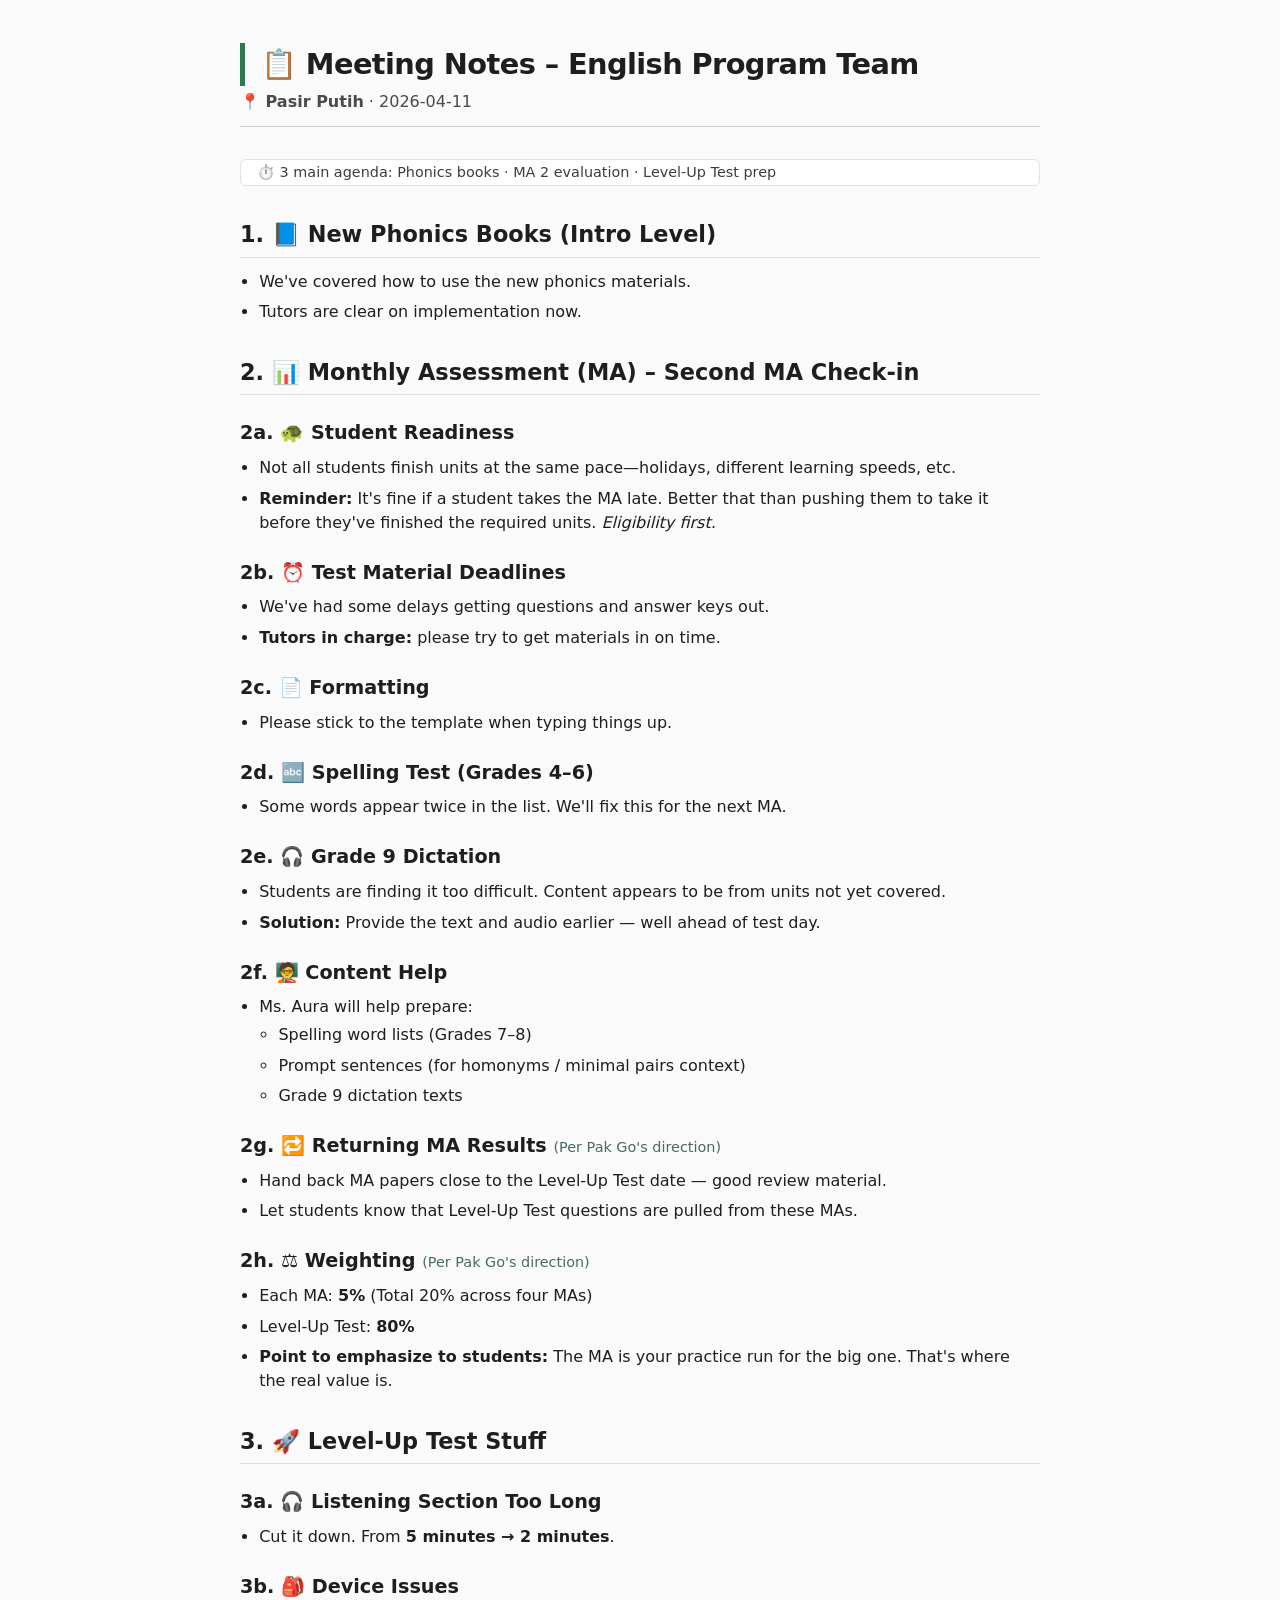
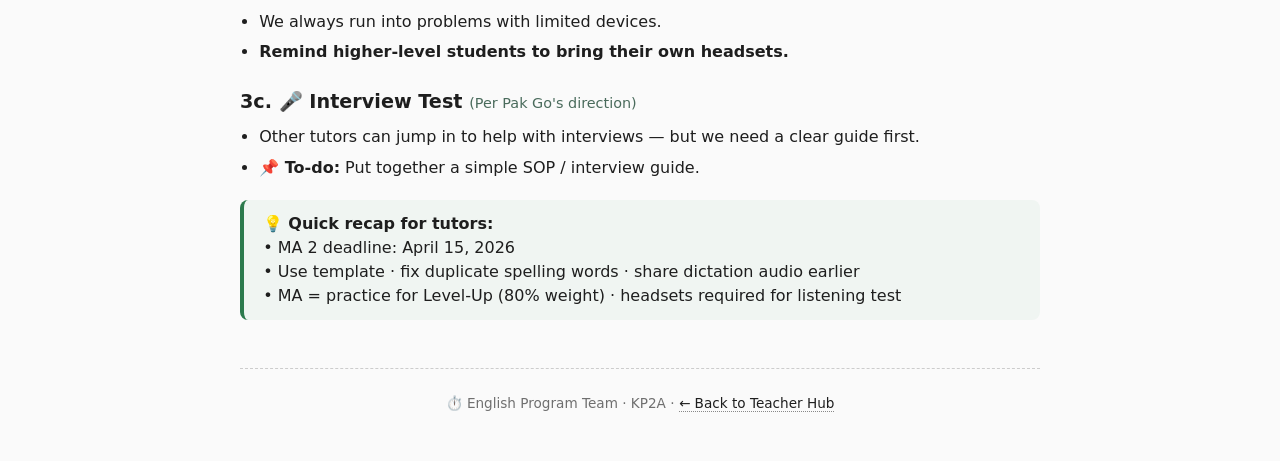
<file: minute_260411.html>
<!DOCTYPE html>
<html lang="en">
<head>
    <meta charset="UTF-8">
    <meta name="viewport" content="width=device-width, initial-scale=1.0">
    <title>📋 Meeting Notes · Pasir Putih · 2026-04-11</title>
    <style>
        body {
            font-family: system-ui, -apple-system, 'Segoe UI', Roboto, 'Helvetica Neue', sans-serif;
            max-width: 800px;
            margin: 0 auto;
            padding: 1.5rem 1rem 3rem;
            background: #fafafa;
            color: #1e1e1e;
            line-height: 1.5;
        }
        h1 {
            font-size: 1.8rem;
            margin-bottom: 0.25rem;
            font-weight: 600;
            letter-spacing: -0.02em;
            border-left: 5px solid #2c7a4d;
            padding-left: 1rem;
        }
        .subhead {
            color: #4a4a4a;
            margin-top: 0;
            margin-bottom: 2rem;
            font-size: 1rem;
            border-bottom: 1px solid #d0d0d0;
            padding-bottom: 0.75rem;
        }
        h2 {
            font-size: 1.4rem;
            margin-top: 2rem;
            margin-bottom: 0.75rem;
            font-weight: 600;
            border-bottom: 1px solid #e0e0e0;
            padding-bottom: 0.3rem;
        }
        h3 {
            font-size: 1.2rem;
            margin: 1.5rem 0 0.5rem;
            font-weight: 600;
        }
        ul, .section-content {
            margin-top: 0.25rem;
            margin-bottom: 1.25rem;
            padding-left: 1.2rem;
        }
        li {
            margin-bottom: 0.4rem;
        }
        .note-box {
            background: #f0f5f2;
            padding: 0.75rem 1.2rem;
            border-radius: 8px;
            border-left: 4px solid #2c7a4d;
            margin: 1.2rem 0;
        }
        .badge {
            background: #e0e0e0;
            color: #1e1e1e;
            font-weight: 500;
            font-size: 0.8rem;
            padding: 0.2rem 0.6rem;
            border-radius: 20px;
            display: inline-block;
            margin-right: 0.5rem;
        }
        .footer {
            margin-top: 3rem;
            font-size: 0.85rem;
            color: #6f6f6f;
            border-top: 1px dashed #ccc;
            padding-top: 1.5rem;
            text-align: center;
        }
        a {
            color: #1e1e1e;
            text-decoration: none;
            border-bottom: 1px dotted #888;
        }
        a:hover {
            border-bottom: 1px solid #2c7a4d;
        }
        .meta-note {
            background: #ffffff;
            border-radius: 6px;
            padding: 0.1rem 1rem;
            margin: 1rem 0;
            font-size: 0.9rem;
            color: #3d3d3d;
            border: 1px solid #e2e2e2;
        }
    </style>
</head>
<body>

<h1>📋 Meeting Notes – English Program Team</h1>
<div class="subhead">
    <strong>📍 Pasir Putih</strong> · 2026-04-11
</div>

<!-- optional quick context -->
<div class="meta-note">
    ⏱️ 3 main agenda: Phonics books · MA 2 evaluation · Level‑Up Test prep
</div>

<!-- 1. PHONICS -->
<h2>1. 📘 New Phonics Books (Intro Level)</h2>
<ul>
    <li>We've covered how to use the new phonics materials.</li>
    <li>Tutors are clear on implementation now.</li>
</ul>

<!-- 2. MONTHLY ASSESSMENT (MA) -->
<h2>2. 📊 Monthly Assessment (MA) – Second MA Check‑in</h2>

<h3>2a. 🐢 Student Readiness</h3>
<ul>
    <li>Not all students finish units at the same pace—holidays, different learning speeds, etc.</li>
    <li><strong>Reminder:</strong> It's fine if a student takes the MA late. Better that than pushing them to take it before they've finished the required units. <em>Eligibility first.</em></li>
</ul>

<h3>2b. ⏰ Test Material Deadlines</h3>
<ul>
    <li>We've had some delays getting questions and answer keys out.</li>
    <li><strong>Tutors in charge:</strong> please try to get materials in on time.</li>
</ul>

<h3>2c. 📄 Formatting</h3>
<ul>
    <li>Please stick to the template when typing things up.</li>
</ul>

<h3>2d. 🔤 Spelling Test (Grades 4–6)</h3>
<ul>
    <li>Some words appear twice in the list. We'll fix this for the next MA.</li>
</ul>

<h3>2e. 🎧 Grade 9 Dictation</h3>
<ul>
    <li>Students are finding it too difficult. Content appears to be from units not yet covered.</li>
    <li><strong>Solution:</strong> Provide the text and audio earlier — well ahead of test day.</li>
</ul>

<h3>2f. 🧑‍🏫 Content Help</h3>
<ul>
    <li>Ms. Aura will help prepare:
        <ul>
            <li>Spelling word lists (Grades 7–8)</li>
            <li>Prompt sentences (for homonyms / minimal pairs context)</li>
            <li>Grade 9 dictation texts</li>
        </ul>
    </li>
</ul>

<h3>2g. 🔁 Returning MA Results <span style="font-weight:400; font-size:0.9rem; color:#4a6b5c;">(Per Pak Go's direction)</span></h3>
<ul>
    <li>Hand back MA papers close to the Level‑Up Test date — good review material.</li>
    <li>Let students know that Level‑Up Test questions are pulled from these MAs.</li>
</ul>

<h3>2h. ⚖️ Weighting <span style="font-weight:400; font-size:0.9rem; color:#4a6b5c;">(Per Pak Go's direction)</span></h3>
<ul>
    <li>Each MA: <strong>5%</strong> (Total 20% across four MAs)</li>
    <li>Level‑Up Test: <strong>80%</strong></li>
    <li><strong>Point to emphasize to students:</strong> The MA is your practice run for the big one. That's where the real value is.</li>
</ul>

<!-- 3. LEVEL-UP TEST -->
<h2>3. 🚀 Level‑Up Test Stuff</h2>

<h3>3a. 🎧 Listening Section Too Long</h3>
<ul>
    <li>Cut it down. From <strong>5 minutes → 2 minutes</strong>.</li>
</ul>

<h3>3b. 🎒 Device Issues</h3>
<ul>
    <li>We always run into problems with limited devices.</li>
    <li><strong>Remind higher‑level students to bring their own headsets.</strong></li>
</ul>

<h3>3c. 🎤 Interview Test <span style="font-weight:400; font-size:0.9rem; color:#4a6b5c;">(Per Pak Go's direction)</span></h3>
<ul>
    <li>Other tutors can jump in to help with interviews — but we need a clear guide first.</li>
    <li><strong>📌 To‑do:</strong> Put together a simple SOP / interview guide.</li>
</ul>

<!-- subtle reminder box -->
<div class="note-box">
    💡 <strong>Quick recap for tutors:</strong><br>
    • MA 2 deadline: April 15, 2026<br>
    • Use template · fix duplicate spelling words · share dictation audio earlier<br>
    • MA = practice for Level‑Up (80% weight) · headsets required for listening test
</div>

<div class="footer">
    ⏱️ English Program Team · KP2A · <a href="https://juztuzeqi.github.io/KP2A-English-Teacher-Hub/">← Back to Teacher Hub</a>
</div>

</body>
</html>
</file>
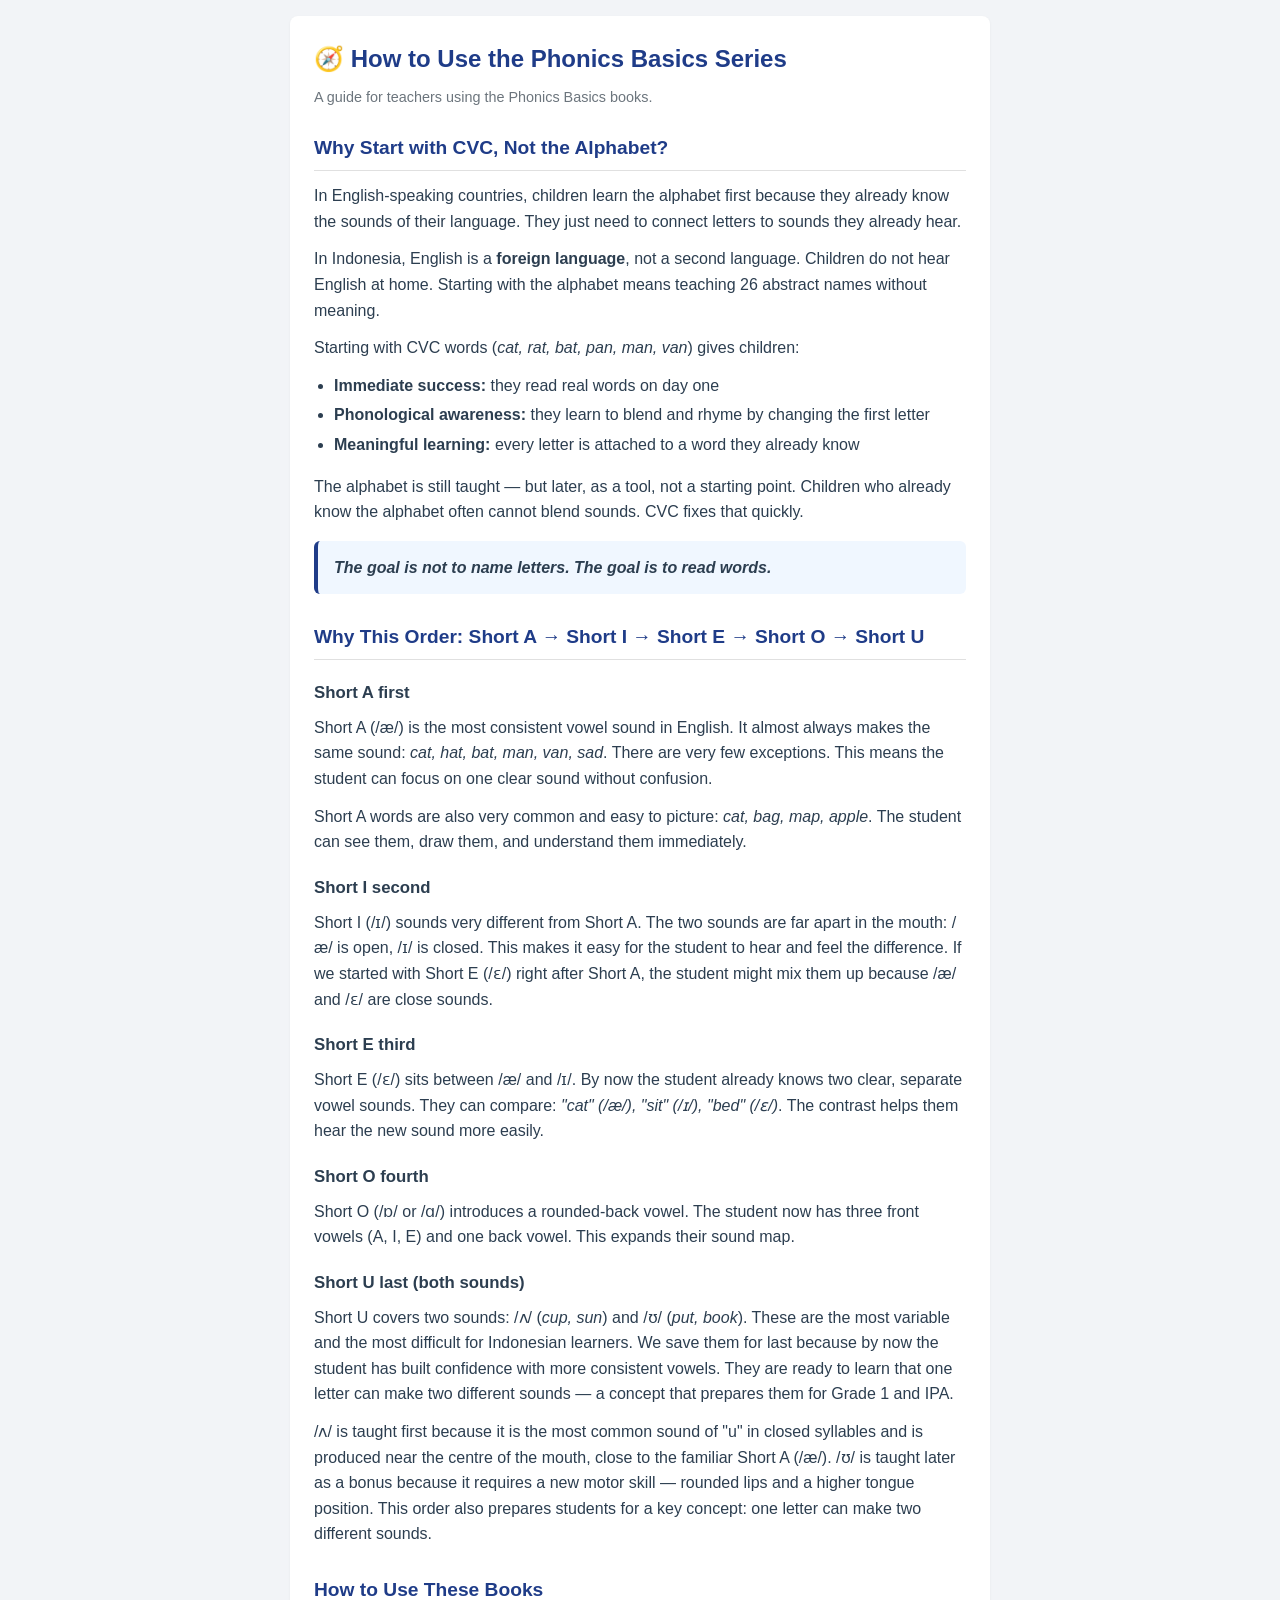
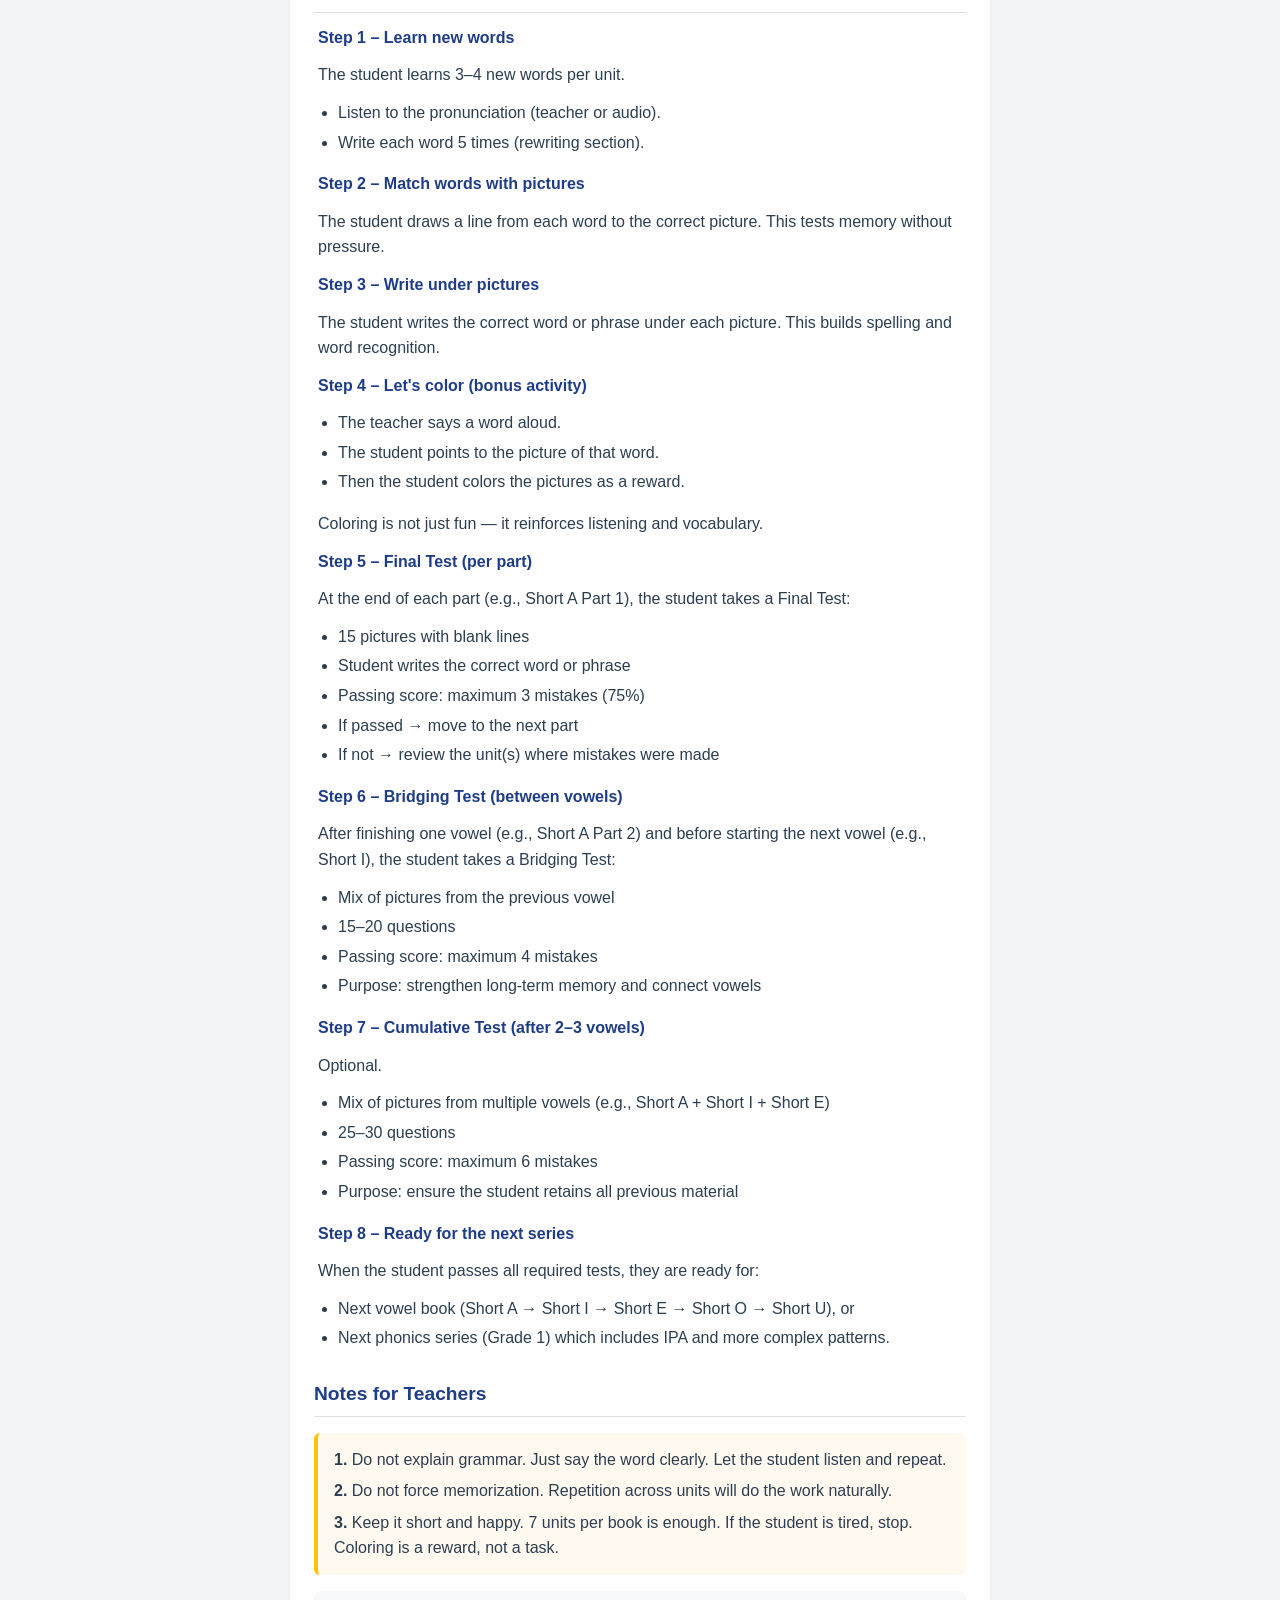
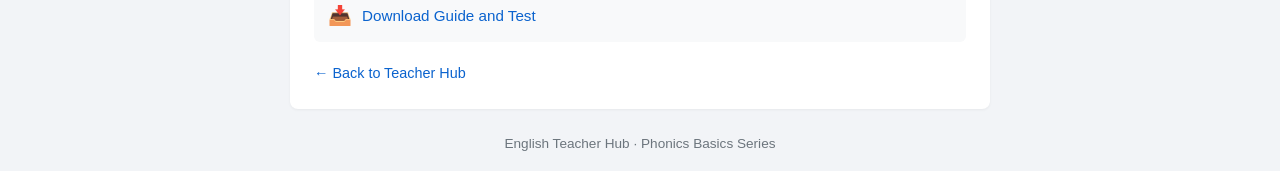
<file: phonicsbooksguide.html>
<!DOCTYPE html>
<html lang="en">
<head>
    <meta charset="UTF-8">
    <meta name="viewport" content="width=device-width, initial-scale=1.0">
    <title>How to Use the Phonics Books</title>
    <style>
        * {
            margin: 0;
            padding: 0;
            box-sizing: border-box;
        }
        body {
            font-family: Arial, sans-serif;
            background: #f2f4f7;
            padding: 16px;
            color: #2c3e50;
            line-height: 1.6;
        }
        .container {
            max-width: 700px;
            margin: 0 auto;
        }
        .card {
            background: white;
            border-radius: 8px;
            padding: 24px;
            margin-bottom: 16px;
            box-shadow: 0 1px 3px rgba(0,0,0,0.05);
        }
        h1 {
            color: #1f3c88;
            font-size: 1.5rem;
            margin-bottom: 8px;
        }
        .subtitle {
            color: #6c757d;
            font-size: 0.9rem;
            margin-bottom: 24px;
        }
        h2 {
            color: #1f3c88;
            font-size: 1.2rem;
            margin: 28px 0 12px;
            padding-bottom: 6px;
            border-bottom: 1px solid #e0e0e0;
        }
        h2:first-of-type {
            margin-top: 0;
        }
        h3 {
            color: #2c3e50;
            font-size: 1.05rem;
            margin: 20px 0 8px;
        }
        p {
            margin-bottom: 12px;
        }
        .highlight-box {
            background: #f0f7ff;
            border-left: 4px solid #1f3c88;
            padding: 14px 16px;
            border-radius: 6px;
            margin: 16px 0;
            font-style: italic;
        }
        .highlight-box p {
            margin-bottom: 0;
        }
        ul {
            margin: 8px 0 16px 20px;
        }
        ul li {
            margin-bottom: 4px;
        }
        .step {
            margin: 8px 0 12px;
            padding-left: 4px;
        }
        .step strong {
            color: #1f3c88;
        }
        .note {
            background: #fff9f0;
            border-left: 4px solid #ffc107;
            padding: 14px 16px;
            border-radius: 6px;
            margin: 16px 0;
        }
        .note p {
            margin-bottom: 6px;
        }
        .note p:last-child {
            margin-bottom: 0;
        }
        .download-link {
            display: flex;
            align-items: center;
            gap: 10px;
            padding: 10px 14px;
            background: #f8f9fa;
            border-radius: 6px;
            margin: 12px 0;
            text-decoration: none;
            color: #0b63ce;
            font-size: 0.95rem;
        }
        .download-link:hover {
            background: #e9ecef;
        }
        .download-link span {
            font-size: 1.2rem;
        }
        .back-link {
            display: inline-block;
            margin-top: 8px;
            color: #0b63ce;
            text-decoration: none;
            font-size: 0.9rem;
        }
        .back-link:hover {
            text-decoration: underline;
        }
        .footer {
            text-align: center;
            color: #6c757d;
            font-size: 0.85rem;
            margin-top: 24px;
        }
        @media (max-width: 600px) {
            body { padding: 10px; }
            .card { padding: 18px; }
            h1 { font-size: 1.3rem; }
            h2 { font-size: 1.1rem; }
        }
    </style>
</head>
<body>
    <div class="container">

        <div class="card">
            <h1>🧭 How to Use the Phonics Basics Series</h1>
            <p class="subtitle">A guide for teachers using the Phonics Basics books.</p>

            <!-- Why CVC -->
            <h2>Why Start with CVC, Not the Alphabet?</h2>
            <p>In English-speaking countries, children learn the alphabet first because they already know the sounds of their language. They just need to connect letters to sounds they already hear.</p>
            <p>In Indonesia, English is a <strong>foreign language</strong>, not a second language. Children do not hear English at home. Starting with the alphabet means teaching 26 abstract names without meaning.</p>
            <p>Starting with CVC words (<em>cat, rat, bat, pan, man, van</em>) gives children:</p>
            <ul>
                <li><strong>Immediate success:</strong> they read real words on day one</li>
                <li><strong>Phonological awareness:</strong> they learn to blend and rhyme by changing the first letter</li>
                <li><strong>Meaningful learning:</strong> every letter is attached to a word they already know</li>
            </ul>
            <p>The alphabet is still taught — but later, as a tool, not a starting point. Children who already know the alphabet often cannot blend sounds. CVC fixes that quickly.</p>
            
            <div class="highlight-box">
                <p><strong>The goal is not to name letters. The goal is to read words.</strong></p>
            </div>

            <!-- Vowel Order -->
            <h2>Why This Order: Short A → Short I → Short E → Short O → Short U</h2>
            
            <h3>Short A first</h3>
            <p>Short A (/æ/) is the most consistent vowel sound in English. It almost always makes the same sound: <em>cat, hat, bat, man, van, sad</em>. There are very few exceptions. This means the student can focus on one clear sound without confusion.</p>
            <p>Short A words are also very common and easy to picture: <em>cat, bag, map, apple</em>. The student can see them, draw them, and understand them immediately.</p>

            <h3>Short I second</h3>
            <p>Short I (/ɪ/) sounds very different from Short A. The two sounds are far apart in the mouth: /æ/ is open, /ɪ/ is closed. This makes it easy for the student to hear and feel the difference. If we started with Short E (/ɛ/) right after Short A, the student might mix them up because /æ/ and /ɛ/ are close sounds.</p>

            <h3>Short E third</h3>
            <p>Short E (/ɛ/) sits between /æ/ and /ɪ/. By now the student already knows two clear, separate vowel sounds. They can compare: <em>"cat" (/æ/), "sit" (/ɪ/), "bed" (/ɛ/)</em>. The contrast helps them hear the new sound more easily.</p>

            <h3>Short O fourth</h3>
            <p>Short O (/ɒ/ or /ɑ/) introduces a rounded-back vowel. The student now has three front vowels (A, I, E) and one back vowel. This expands their sound map.</p>

            <h3>Short U last (both sounds)</h3>
            <p>Short U covers two sounds: /ʌ/ (<em>cup, sun</em>) and /ʊ/ (<em>put, book</em>). These are the most variable and the most difficult for Indonesian learners. We save them for last because by now the student has built confidence with more consistent vowels. They are ready to learn that one letter can make two different sounds — a concept that prepares them for Grade 1 and IPA.</p>
            <p>/ʌ/ is taught first because it is the most common sound of "u" in closed syllables and is produced near the centre of the mouth, close to the familiar Short A (/æ/). /ʊ/ is taught later as a bonus because it requires a new motor skill — rounded lips and a higher tongue position. This order also prepares students for a key concept: one letter can make two different sounds.</p>

            <!-- How to Use -->
            <h2>How to Use These Books</h2>

            <div class="step">
                <p><strong>Step 1 – Learn new words</strong></p>
                <p>The student learns 3–4 new words per unit.</p>
                <ul>
                    <li>Listen to the pronunciation (teacher or audio).</li>
                    <li>Write each word 5 times (rewriting section).</li>
                </ul>
            </div>

            <div class="step">
                <p><strong>Step 2 – Match words with pictures</strong></p>
                <p>The student draws a line from each word to the correct picture. This tests memory without pressure.</p>
            </div>

            <div class="step">
                <p><strong>Step 3 – Write under pictures</strong></p>
                <p>The student writes the correct word or phrase under each picture. This builds spelling and word recognition.</p>
            </div>

            <div class="step">
                <p><strong>Step 4 – Let's color (bonus activity)</strong></p>
                <ul>
                    <li>The teacher says a word aloud.</li>
                    <li>The student points to the picture of that word.</li>
                    <li>Then the student colors the pictures as a reward.</li>
                </ul>
                <p>Coloring is not just fun — it reinforces listening and vocabulary.</p>
            </div>

            <div class="step">
                <p><strong>Step 5 – Final Test (per part)</strong></p>
                <p>At the end of each part (e.g., Short A Part 1), the student takes a Final Test:</p>
                <ul>
                    <li>15 pictures with blank lines</li>
                    <li>Student writes the correct word or phrase</li>
                    <li>Passing score: maximum 3 mistakes (75%)</li>
                    <li>If passed → move to the next part</li>
                    <li>If not → review the unit(s) where mistakes were made</li>
                </ul>
            </div>

            <div class="step">
                <p><strong>Step 6 – Bridging Test (between vowels)</strong></p>
                <p>After finishing one vowel (e.g., Short A Part 2) and before starting the next vowel (e.g., Short I), the student takes a Bridging Test:</p>
                <ul>
                    <li>Mix of pictures from the previous vowel</li>
                    <li>15–20 questions</li>
                    <li>Passing score: maximum 4 mistakes</li>
                    <li>Purpose: strengthen long-term memory and connect vowels</li>
                </ul>
            </div>

            <div class="step">
                <p><strong>Step 7 – Cumulative Test (after 2–3 vowels)</strong></p>
                <p>Optional.</p>
                <ul>
                    <li>Mix of pictures from multiple vowels (e.g., Short A + Short I + Short E)</li>
                    <li>25–30 questions</li>
                    <li>Passing score: maximum 6 mistakes</li>
                    <li>Purpose: ensure the student retains all previous material</li>
                </ul>
            </div>

            <div class="step">
                <p><strong>Step 8 – Ready for the next series</strong></p>
                <p>When the student passes all required tests, they are ready for:</p>
                <ul>
                    <li>Next vowel book (Short A → Short I → Short E → Short O → Short U), or</li>
                    <li>Next phonics series (Grade 1) which includes IPA and more complex patterns.</li>
                </ul>
            </div>

            <!-- Notes -->
            <h2>Notes for Teachers</h2>
            <div class="note">
                <p><strong>1.</strong> Do not explain grammar. Just say the word clearly. Let the student listen and repeat.</p>
                <p><strong>2.</strong> Do not force memorization. Repetition across units will do the work naturally.</p>
                <p><strong>3.</strong> Keep it short and happy. 7 units per book is enough. If the student is tired, stop. Coloring is a reward, not a task.</p>
            </div>

            <!-- Download Link -->
            <a href="https://drive.google.com/drive/folders/11BpJUVtz9jwaMERSZHB3BTr2jhN9bpmN" target="_blank" class="download-link">
                <span>📥</span> Download Guide and Test
            </a>

            <!-- Back Link -->
            <a href="index.html" class="back-link">← Back to Teacher Hub</a>
        </div>

        <div class="footer">
            English Teacher Hub · Phonics Basics Series
        </div>

    </div>
</body>
</html>
</file>
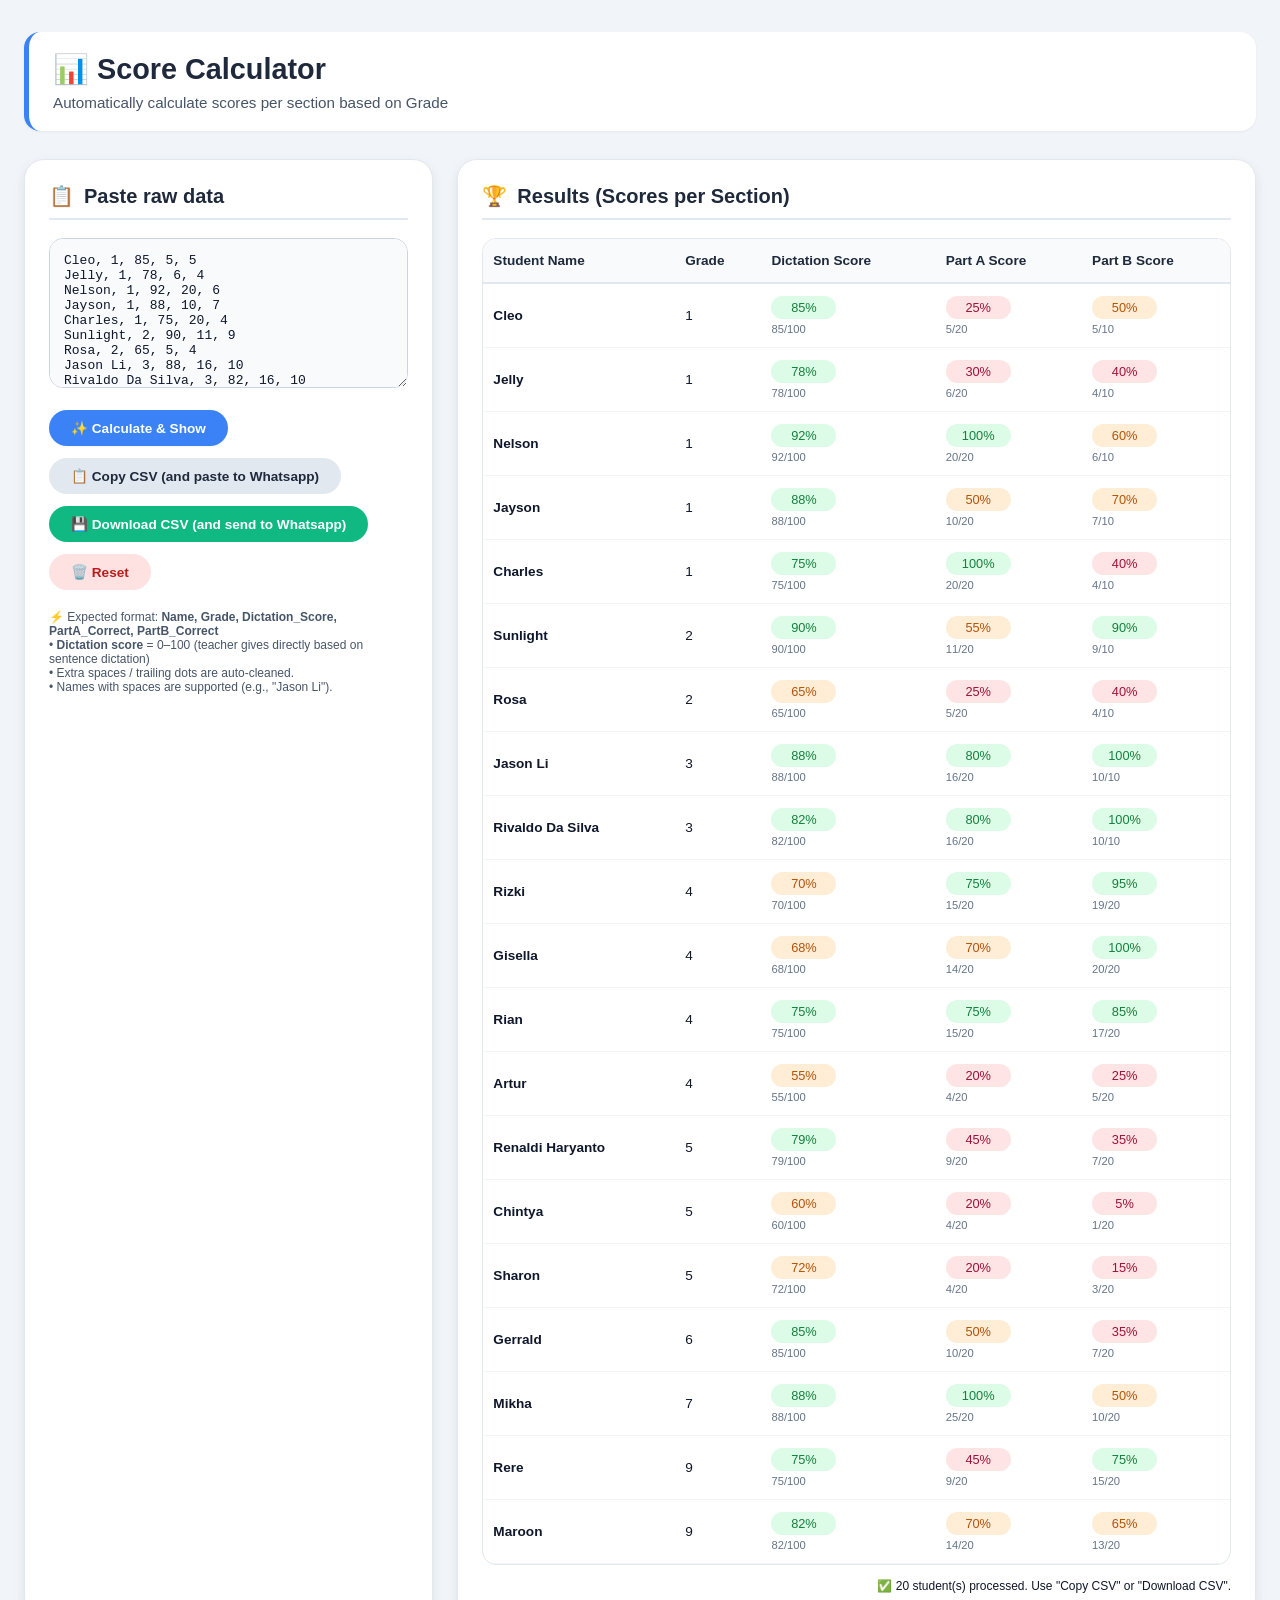
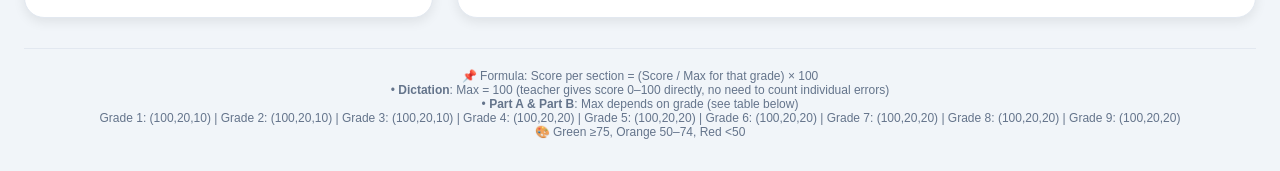
<file: score-calculator.html>
<!DOCTYPE html>
<html lang="en">
<head>
    <meta charset="UTF-8">
    <meta name="viewport" content="width=device-width, initial-scale=1.0">
    <title>Score Calculator - English Teacher Hub</title>
    <style>
        * {
            box-sizing: border-box;
        }

        body {
            font-family: 'Segoe UI', Roboto, 'Helvetica Neue', sans-serif;
            background: #f1f5f9;
            margin: 0;
            padding: 32px 24px;
            color: #0f172a;
        }

        .container {
            max-width: 1400px;
            margin: 0 auto;
        }

        .header {
            margin-bottom: 28px;
            border-left: 5px solid #3b82f6;
            padding-left: 20px;
            background: white;
            padding: 20px 24px;
            border-radius: 16px;
            box-shadow: 0 1px 3px rgba(0,0,0,0.05);
        }

        .header h1 {
            font-size: 1.8rem;
            margin: 0 0 8px 0;
            font-weight: 600;
            color: #1e293b;
        }

        .header p {
            margin: 0;
            color: #475569;
            font-size: 0.95rem;
        }

        .dashboard {
            display: flex;
            flex-wrap: wrap;
            gap: 24px;
            margin-bottom: 30px;
        }

        .input-panel {
            flex: 1.2;
            min-width: 280px;
            background: white;
            border-radius: 20px;
            padding: 24px;
            box-shadow: 0 4px 12px rgba(0,0,0,0.08);
            border: 1px solid #e2e8f0;
        }

        .output-panel {
            flex: 2.5;
            min-width: 400px;
            background: white;
            border-radius: 20px;
            padding: 24px;
            box-shadow: 0 4px 12px rgba(0,0,0,0.08);
            border: 1px solid #e2e8f0;
        }

        .section-title {
            font-size: 1.25rem;
            font-weight: 600;
            margin-bottom: 18px;
            display: flex;
            align-items: center;
            gap: 10px;
            border-bottom: 2px solid #e2e8f0;
            padding-bottom: 10px;
            color: #1e293b;
        }

        textarea {
            width: 100%;
            background: #f8fafc;
            border: 1px solid #cbd5e1;
            border-radius: 14px;
            padding: 14px;
            font-family: 'Courier New', 'Fira Code', monospace;
            font-size: 13px;
            color: #0f172a;
            resize: vertical;
            margin-bottom: 18px;
        }

        textarea:focus {
            outline: none;
            border-color: #3b82f6;
            box-shadow: 0 0 0 3px rgba(59,130,246,0.1);
        }

        .button-group {
            display: flex;
            flex-wrap: wrap;
            gap: 12px;
            margin-bottom: 20px;
        }

        button {
            border: none;
            padding: 10px 22px;
            border-radius: 40px;
            font-weight: 600;
            font-size: 0.85rem;
            cursor: pointer;
            transition: all 0.2s ease;
            display: inline-flex;
            align-items: center;
            gap: 8px;
        }

        button.primary {
            background: #3b82f6;
            color: white;
            box-shadow: 0 1px 2px rgba(0,0,0,0.05);
        }

        button.primary:hover {
            background: #2563eb;
        }

        button.secondary {
            background: #e2e8f0;
            color: #1e293b;
        }

        button.secondary:hover {
            background: #cbd5e1;
        }

        button.success {
            background: #10b981;
            color: white;
        }

        button.success:hover {
            background: #059669;
        }

        button.warning {
            background: #fee2e2;
            color: #b91c1c;
        }

        button.warning:hover {
            background: #fecaca;
        }

        .table-wrapper {
            overflow-x: auto;
            border-radius: 14px;
            border: 1px solid #e2e8f0;
            background: white;
        }

        table {
            width: 100%;
            border-collapse: collapse;
            font-size: 0.85rem;
        }

        th {
            background: #f8fafc;
            color: #1e293b;
            padding: 14px 10px;
            font-weight: 600;
            border-bottom: 2px solid #e2e8f0;
            text-align: left;
        }

        td {
            padding: 12px 10px;
            border-bottom: 1px solid #f1f5f9;
            vertical-align: middle;
        }

        tr:hover td {
            background: #f8fafc;
        }

        .score-high {
            color: #15803d;
            background: #dcfce7;
            display: inline-block;
            padding: 4px 12px;
            border-radius: 24px;
            font-size: 0.8rem;
            min-width: 65px;
            text-align: center;
        }

        .score-mid {
            color: #b45309;
            background: #ffedd5;
            display: inline-block;
            padding: 4px 12px;
            border-radius: 24px;
            font-size: 0.8rem;
            min-width: 65px;
            text-align: center;
        }

        .score-low {
            color: #9f1239;
            background: #ffe4e6;
            display: inline-block;
            padding: 4px 12px;
            border-radius: 24px;
            font-size: 0.8rem;
            min-width: 65px;
            text-align: center;
        }

        .detail-cell {
            font-size: 0.7rem;
            color: #64748b;
            margin-top: 4px;
        }

        .footer-note {
            margin-top: 30px;
            text-align: center;
            font-size: 0.75rem;
            color: #64748b;
            border-top: 1px solid #e2e8f0;
            padding-top: 20px;
        }

        @media (max-width: 780px) {
            .dashboard {
                flex-direction: column;
            }
            .output-panel {
                min-width: auto;
            }
            th, td {
                font-size: 0.75rem;
                padding: 8px 6px;
            }
        }
    </style>
</head>
<body>
<div class="container">
    <div class="header">
        <h1>📊 Score Calculator</h1>
        <p>Automatically calculate scores per section based on Grade</p>
    </div>

    <div class="dashboard">
        <div class="input-panel">
            <div class="section-title">
                <span>📋</span> Paste raw data
            </div>
            <textarea id="rawCsvInput" rows="8" placeholder="Example (dictation score 0–100 directly from teacher):
Cleo, 1, 85, 5, 5
Jelly, 1, 78, 6, 4
Sunlight, 2, 92, 11, 9
Jason Li, 3, 88, 16, 10
Rere, 9, 75, 9, 15"></textarea>
            <div class="button-group">
                <button id="processBtn" class="primary">✨ Calculate & Show</button>
                <button id="copyTableBtn" class="secondary">📋 Copy CSV (and paste to Whatsapp)</button>
                <button id="downloadCsvBtn" class="success">💾 Download CSV (and send to Whatsapp)</button>
                <button id="resetBtn" class="warning">🗑️ Reset</button>
            </div>
            <div style="font-size: 0.75rem; color: #475569; margin-top: 8px;">
                ⚡ Expected format: <strong>Name, Grade, Dictation_Score, PartA_Correct, PartB_Correct</strong><br>
                • <strong>Dictation score</strong> = 0–100 (teacher gives directly based on sentence dictation)<br>
                • Extra spaces / trailing dots are auto-cleaned.<br>
                • Names with spaces are supported (e.g., "Jason Li").
            </div>
        </div>

        <div class="output-panel">
            <div class="section-title">
                <span>🏆</span> Results (Scores per Section)
            </div>
            <div class="table-wrapper" id="tableContainer">
                <table id="resultTable">
                    <thead>
                        <tr>
                            <th>Student Name</th>
                            <th>Grade</th>
                            <th>Dictation Score</th>
                            <th>Part A Score</th>
                            <th>Part B Score</th>
                        </tr>
                    </thead>
                    <tbody>
                        <tr><td colspan="5" style="text-align:center; padding: 40px;">⬅️ Paste data & click "Calculate & Show"</td></tr>
                    </tbody>
                </table>
            </div>
            <div id="copyStatus" style="font-size: 0.75rem; margin-top: 14px; text-align: right;"></div>
        </div>
    </div>
    <div class="footer-note">
        📌 Formula: Score per section = (Score / Max for that grade) × 100<br>
        • <strong>Dictation</strong>: Max = 100 (teacher gives score 0–100 directly, no need to count individual errors)<br>
        • <strong>Part A & Part B</strong>: Max depends on grade (see table below)<br>
        Grade 1: (100,20,10) | Grade 2: (100,20,10) | Grade 3: (100,20,10) | Grade 4: (100,20,20) | Grade 5: (100,20,20) | Grade 6: (100,20,20) | Grade 7: (100,20,20) | Grade 8: (100,20,20) | Grade 9: (100,20,20)<br>
        🎨 Green ≥75, Orange 50–74, Red &lt;50
    </div>
</div>

<script>
    const GRADE_MAX = {
        1: { dictation: 100, partA: 20, partB: 10 },
        2: { dictation: 100, partA: 20, partB: 10 },
        3: { dictation: 100, partA: 20, partB: 10 },
        4: { dictation: 100, partA: 20, partB: 20 },
        5: { dictation: 100, partA: 20, partB: 20 },
        6: { dictation: 100, partA: 20, partB: 20 },
        7: { dictation: 100, partA: 20, partB: 20 },
        8: { dictation: 100, partA: 20, partB: 20 },
        9: { dictation: 100, partA: 20, partB: 20 }
    };

    function cleanRawLine(line) {
        let trimmed = line.trim();
        if (trimmed === "") return "";
        if (trimmed.endsWith(".")) trimmed = trimmed.slice(0, -1).trim();
        trimmed = trimmed.replace(/,\s+/g, ",");
        trimmed = trimmed.replace(/^\s+/, "");
        return trimmed;
    }

    function parseCSVLine(line) {
        if (!line) return null;
        let parts = line.split(",");
        if (parts.length < 5) return null;
        let cleanedParts = parts.map(p => p.trim());
        let name = cleanedParts[0];
        let grade = parseInt(cleanedParts[1], 10);
        let dictationScore = parseInt(cleanedParts[2], 10);
        let partACorrect = parseInt(cleanedParts[3], 10);
        let partBCorrect = parseInt(cleanedParts[4], 10);
        
        if (isNaN(grade) || isNaN(dictationScore) || isNaN(partACorrect) || isNaN(partBCorrect)) return null;
        return { name, grade, dictationScore, partACorrect, partBCorrect };
    }

    function calculateScore(score, maks) {
        if (maks === 0) return 0;
        let result = (score / maks) * 100;
        if (result > 100) result = 100;
        if (result < 0) result = 0;
        return Math.round(result * 10) / 10;
    }

    function processStudent(student) {
        const maxData = GRADE_MAX[student.grade];
        if (!maxData) {
            return { ...student, dictationPercent: null, partAPercent: null, partBPercent: null, valid: false };
        }
        return {
            ...student,
            dictationPercent: calculateScore(student.dictationScore, maxData.dictation),
            partAPercent: calculateScore(student.partACorrect, maxData.partA),
            partBPercent: calculateScore(student.partBCorrect, maxData.partB),
            maxData: maxData,
            valid: true
        };
    }

    function getScoreClass(score) {
        if (score >= 75) return "score-high";
        if (score >= 50) return "score-mid";
        return "score-low";
    }

    function formatDetail(correct, max) {
        return `${correct}/${max}`;
    }

    function renderTable(studentsProcessed) {
        const tbody = document.querySelector("#resultTable tbody");
        if (!studentsProcessed.length) {
            tbody.innerHTML = `<tr><td colspan="5" style="text-align:center; padding: 40px;">✅ No valid data. Paste CSV and click Calculate.</td></tr>`;
            return;
        }
        
        let html = "";
        for (const s of studentsProcessed) {
            if (!s.valid) {
                html += `<tr style="opacity:0.7;">
                             <td>${escapeHtml(s.name)}</td>
                             <td>${s.grade} ⚠️</td>
                             <td colspan="3">Grade not recognized (1-9 only)</td>
                          </tr>`;
                continue;
            }
            
            html += `<tr>
                        <td><strong>${escapeHtml(s.name)}</strong></td>
                        <td>${s.grade}</td>
                        <td><span class="${getScoreClass(s.dictationPercent)}">${s.dictationPercent}%</span><div class="detail-cell">${formatDetail(s.dictationScore, s.maxData.dictation)}</div></td>
                        <td><span class="${getScoreClass(s.partAPercent)}">${s.partAPercent}%</span><div class="detail-cell">${formatDetail(s.partACorrect, s.maxData.partA)}</div></td>
                        <td><span class="${getScoreClass(s.partBPercent)}">${s.partBPercent}%</span><div class="detail-cell">${formatDetail(s.partBCorrect, s.maxData.partB)}</div></td>
                     </tr>`;
        }
        tbody.innerHTML = html;
    }

    function escapeHtml(str) {
        if (!str) return "";
        return str.replace(/[&<>]/g, function(m) {
            if (m === '&') return '&amp;';
            if (m === '<') return '&lt;';
            if (m === '>') return '&gt;';
            return m;
        });
    }

    function getProcessedData() {
        let rawText = document.getElementById("rawCsvInput").value;
        if (!rawText.trim()) return [];
        const lines = rawText.split(/\r?\n/);
        const studentsRaw = [];
        for (let line of lines) {
            if (line.trim() === "") continue;
            let parsed = parseCSVLine(cleanRawLine(line));
            if (parsed) studentsRaw.push(parsed);
        }
        return studentsRaw.map(st => processStudent(st));
    }

    // ============================================================
    // COPY CSV: hanya 5 kolom (Name, Grade, Dictation_Score, PartA_Correct, PartB_Correct)
    // ============================================================
    function copyTableAsCSV() {
        if (!window.lastProcessedData || !window.lastProcessedData.length) {
            document.getElementById("copyStatus").innerHTML = "📭 No data to copy. Calculate first.";
            return;
        }
        
        let csvRows = [["Name", "Grade", "Dictation_Score", "PartA_Correct", "PartB_Correct"]];
        
        for (const s of window.lastProcessedData) {
            if (!s.valid) continue;
            csvRows.push([s.name, s.grade, s.dictationScore, s.partACorrect, s.partBCorrect]);
        }
        
        const csvContent = csvRows.map(row => row.map(cell => {
            if (typeof cell === 'string' && (cell.includes(',') || cell.includes('"'))) {
                return `"${cell.replace(/"/g, '""')}"`;
            }
            return cell;
        }).join(",")).join("\n");
        
        navigator.clipboard.writeText(csvContent).then(() => {
            document.getElementById("copyStatus").innerHTML = "📋 CSV copied! (Name,Grade,Dictation,PartA,PartB) Ready to paste or send.";
            setTimeout(() => {
                if (document.getElementById("copyStatus").innerHTML.includes("copied"))
                    document.getElementById("copyStatus").innerHTML = "✅ Ready.";
            }, 2500);
        }).catch(() => {
            document.getElementById("copyStatus").innerHTML = "❌ Failed to copy.";
        });
    }

    // ============================================================
    // DOWNLOAD CSV: hanya 5 kolom (Name, Grade, Dictation_Score, PartA_Correct, PartB_Correct)
    // ============================================================
    function downloadCSV() {
        if (!window.lastProcessedData || !window.lastProcessedData.length) {
            document.getElementById("copyStatus").innerHTML = "📭 No data to download. Calculate first.";
            return;
        }
        
        let csvRows = [["Name", "Grade", "Dictation_Score", "PartA_Correct", "PartB_Correct"]];
        
        for (const s of window.lastProcessedData) {
            if (!s.valid) continue;
            csvRows.push([s.name, s.grade, s.dictationScore, s.partACorrect, s.partBCorrect]);
        }
        
        const csvContent = csvRows.map(row => row.map(cell => {
            if (typeof cell === 'string' && (cell.includes(',') || cell.includes('"'))) {
                return `"${cell.replace(/"/g, '""')}"`;
            }
            return cell;
        }).join(",")).join("\n");
        
        const blob = new Blob([csvContent], { type: "text/csv" });
        const url = URL.createObjectURL(blob);
        const a = document.createElement("a");
        a.href = url;
        const now = new Date();
        const timestamp = `${now.getFullYear()}-${now.getMonth()+1}-${now.getDate()}_${now.getHours()}-${now.getMinutes()}`;
        a.download = `scores_MA3_${timestamp}.csv`;
        document.body.appendChild(a);
        a.click();
        document.body.removeChild(a);
        URL.revokeObjectURL(url);
        document.getElementById("copyStatus").innerHTML = "💾 CSV file downloaded! Send it to coordinator via WhatsApp.";
        setTimeout(() => {
            if (document.getElementById("copyStatus").innerHTML.includes("downloaded"))
                document.getElementById("copyStatus").innerHTML = "✅ Done.";
        }, 3000);
    }

    function processAndRender() {
        const processed = getProcessedData();
        if (!processed.length) {
            renderTable([]);
            document.getElementById("copyStatus").innerHTML = "❌ No valid data. Check format.";
            return;
        }
        renderTable(processed);
        window.lastProcessedData = processed;
        const validCount = processed.filter(p => p.valid).length;
        document.getElementById("copyStatus").innerHTML = `✅ ${validCount} student(s) processed. Use "Copy CSV" or "Download CSV".`;
    }
    
    function resetAll() {
        document.getElementById("rawCsvInput").value = "";
        renderTable([]);
        window.lastProcessedData = [];
        document.getElementById("copyStatus").innerHTML = "";
    }
    
    document.getElementById("processBtn").addEventListener("click", processAndRender);
    document.getElementById("copyTableBtn").addEventListener("click", copyTableAsCSV);
    document.getElementById("downloadCsvBtn").addEventListener("click", downloadCSV);
    document.getElementById("resetBtn").addEventListener("click", resetAll);
    
    const defaultExample = `Cleo, 1, 85, 5, 5
Jelly, 1, 78, 6, 4
Nelson, 1, 92, 20, 6
Jayson, 1, 88, 10, 7
Charles, 1, 75, 20, 4
Sunlight, 2, 90, 11, 9
Rosa, 2, 65, 5, 4
Jason Li, 3, 88, 16, 10
Rivaldo Da Silva, 3, 82, 16, 10
Rizki, 4, 70, 15, 19
Gisella, 4, 68, 14, 20
Rian, 4, 75, 15, 17
Artur, 4, 55, 4, 5
Renaldi Haryanto, 5, 79, 9, 7
Chintya, 5, 60, 4, 1
Sharon, 5, 72, 4, 3
Gerrald, 6, 85, 10, 7
Mikha, 7, 88, 25, 10
Rere, 9, 75, 9, 15
Maroon, 9, 82, 14, 13`;
    document.getElementById("rawCsvInput").value = defaultExample;
    setTimeout(() => { processAndRender(); }, 100);
</script>
</body>
</html>
</file>
